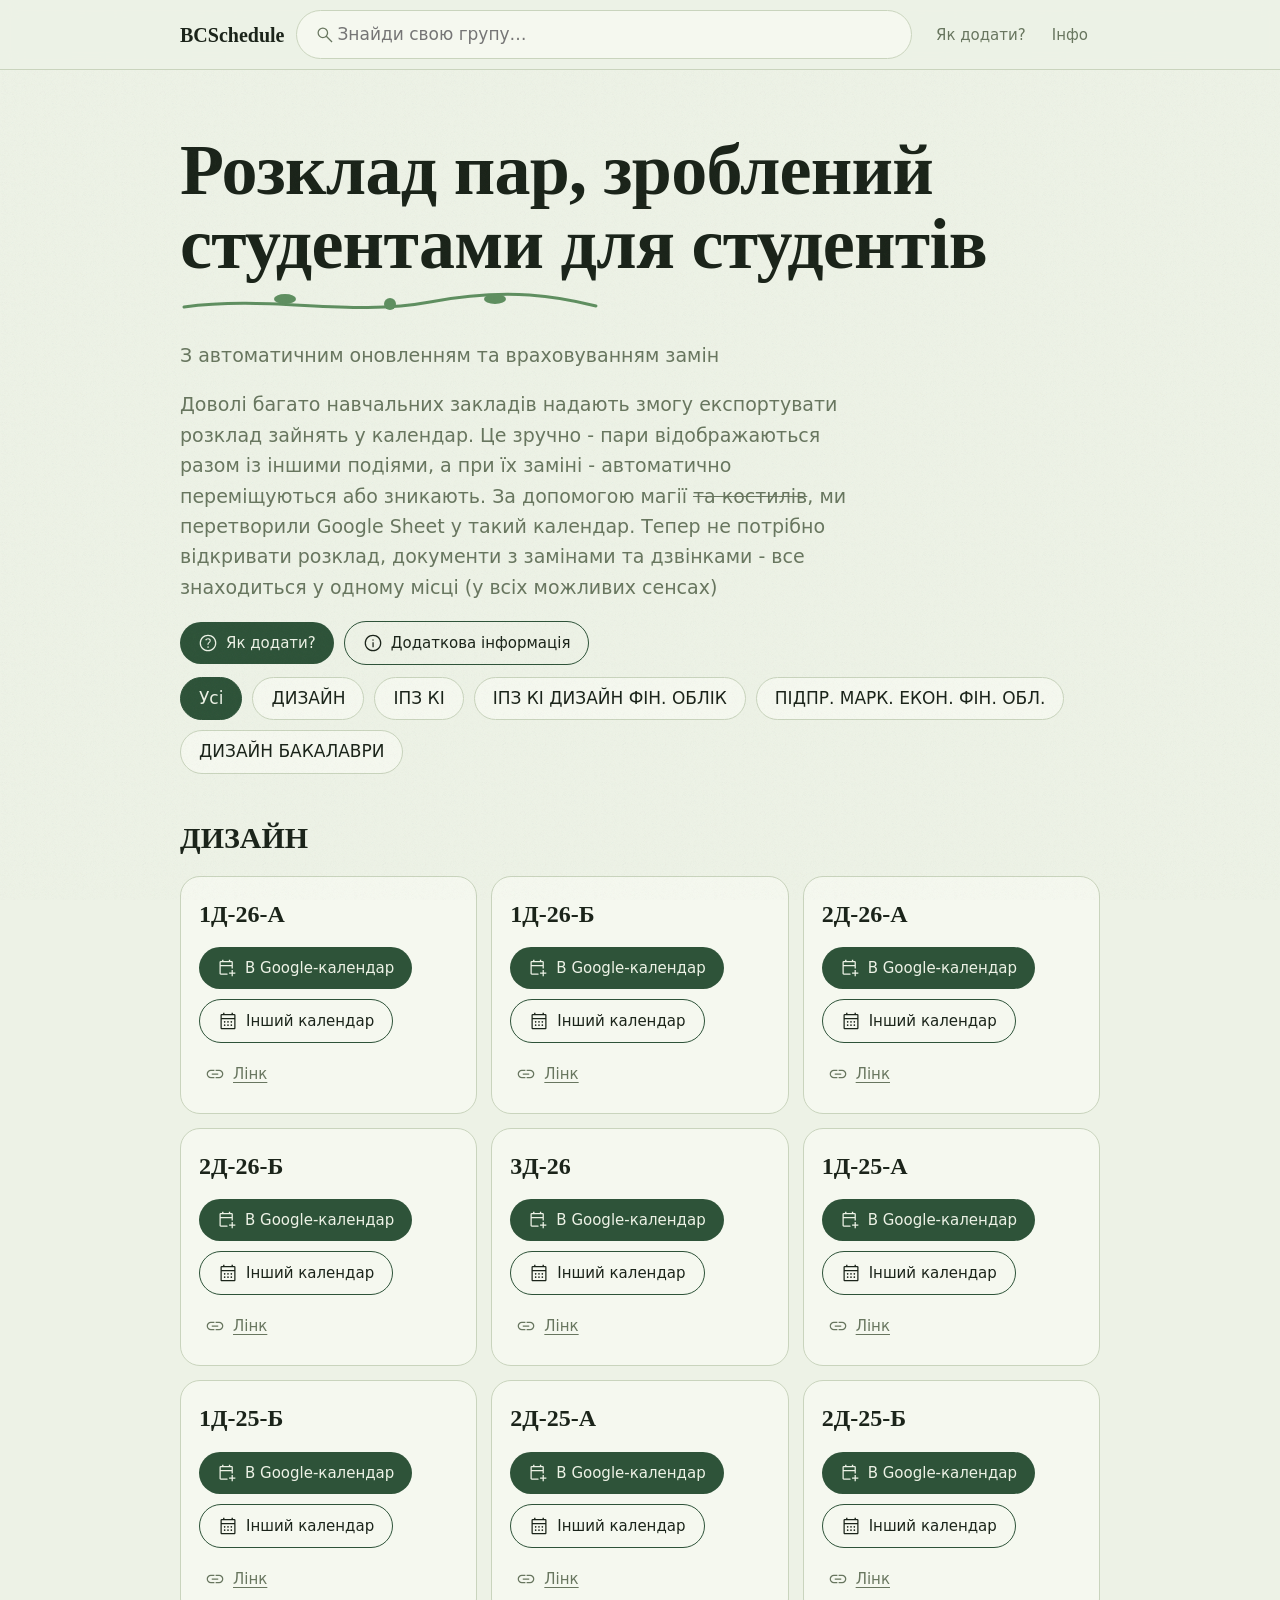
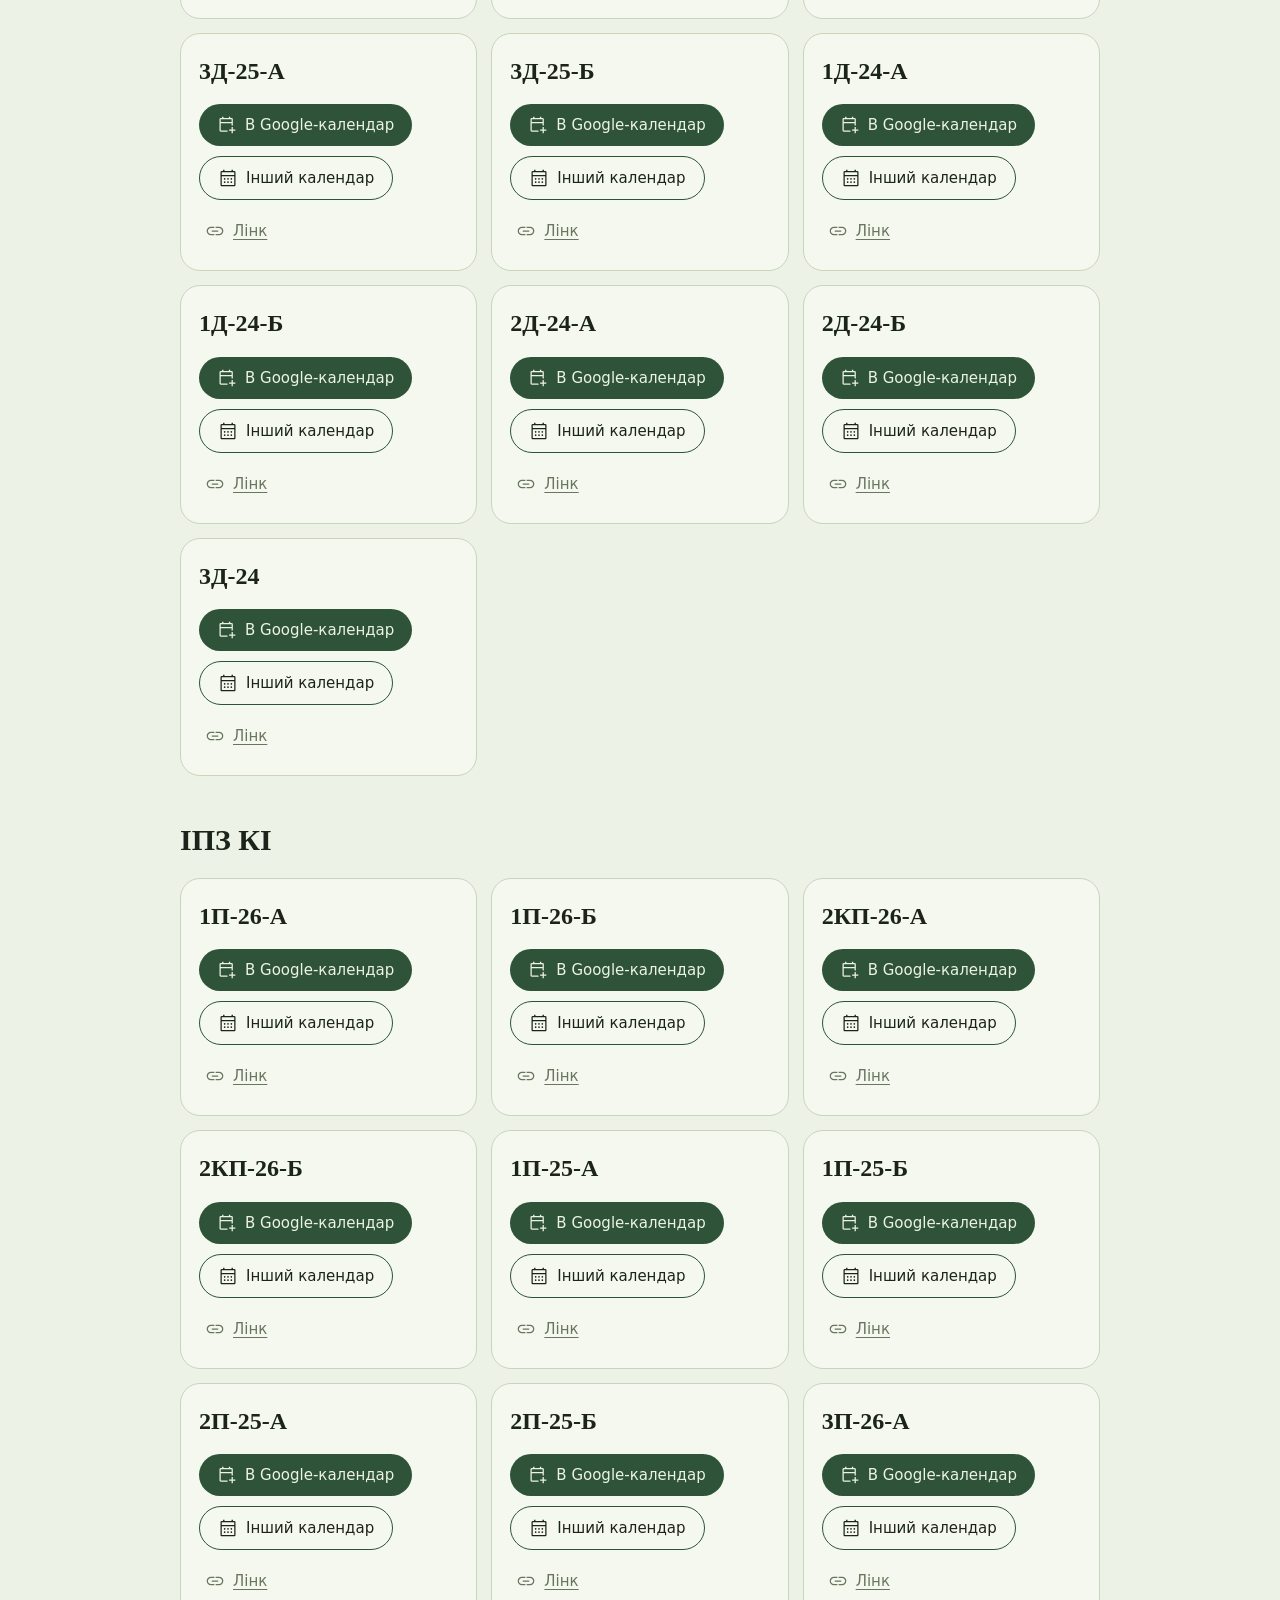
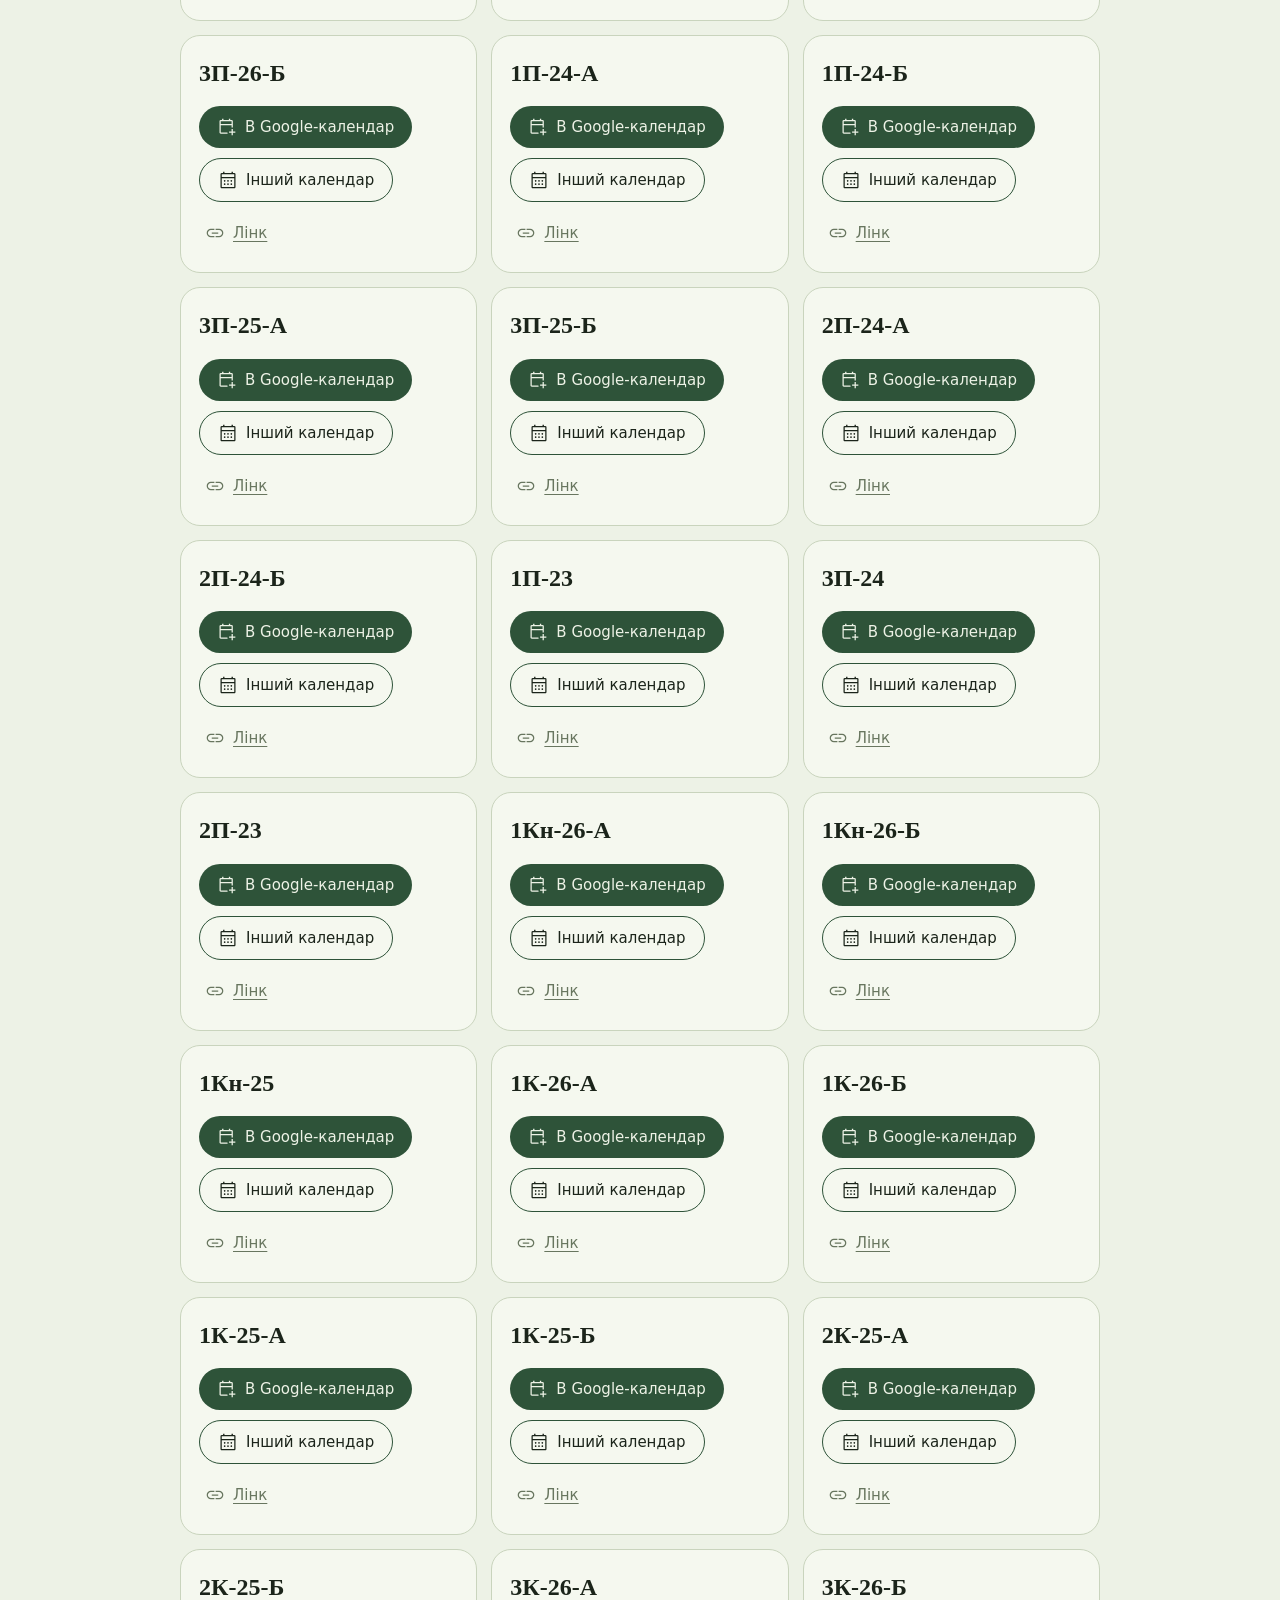
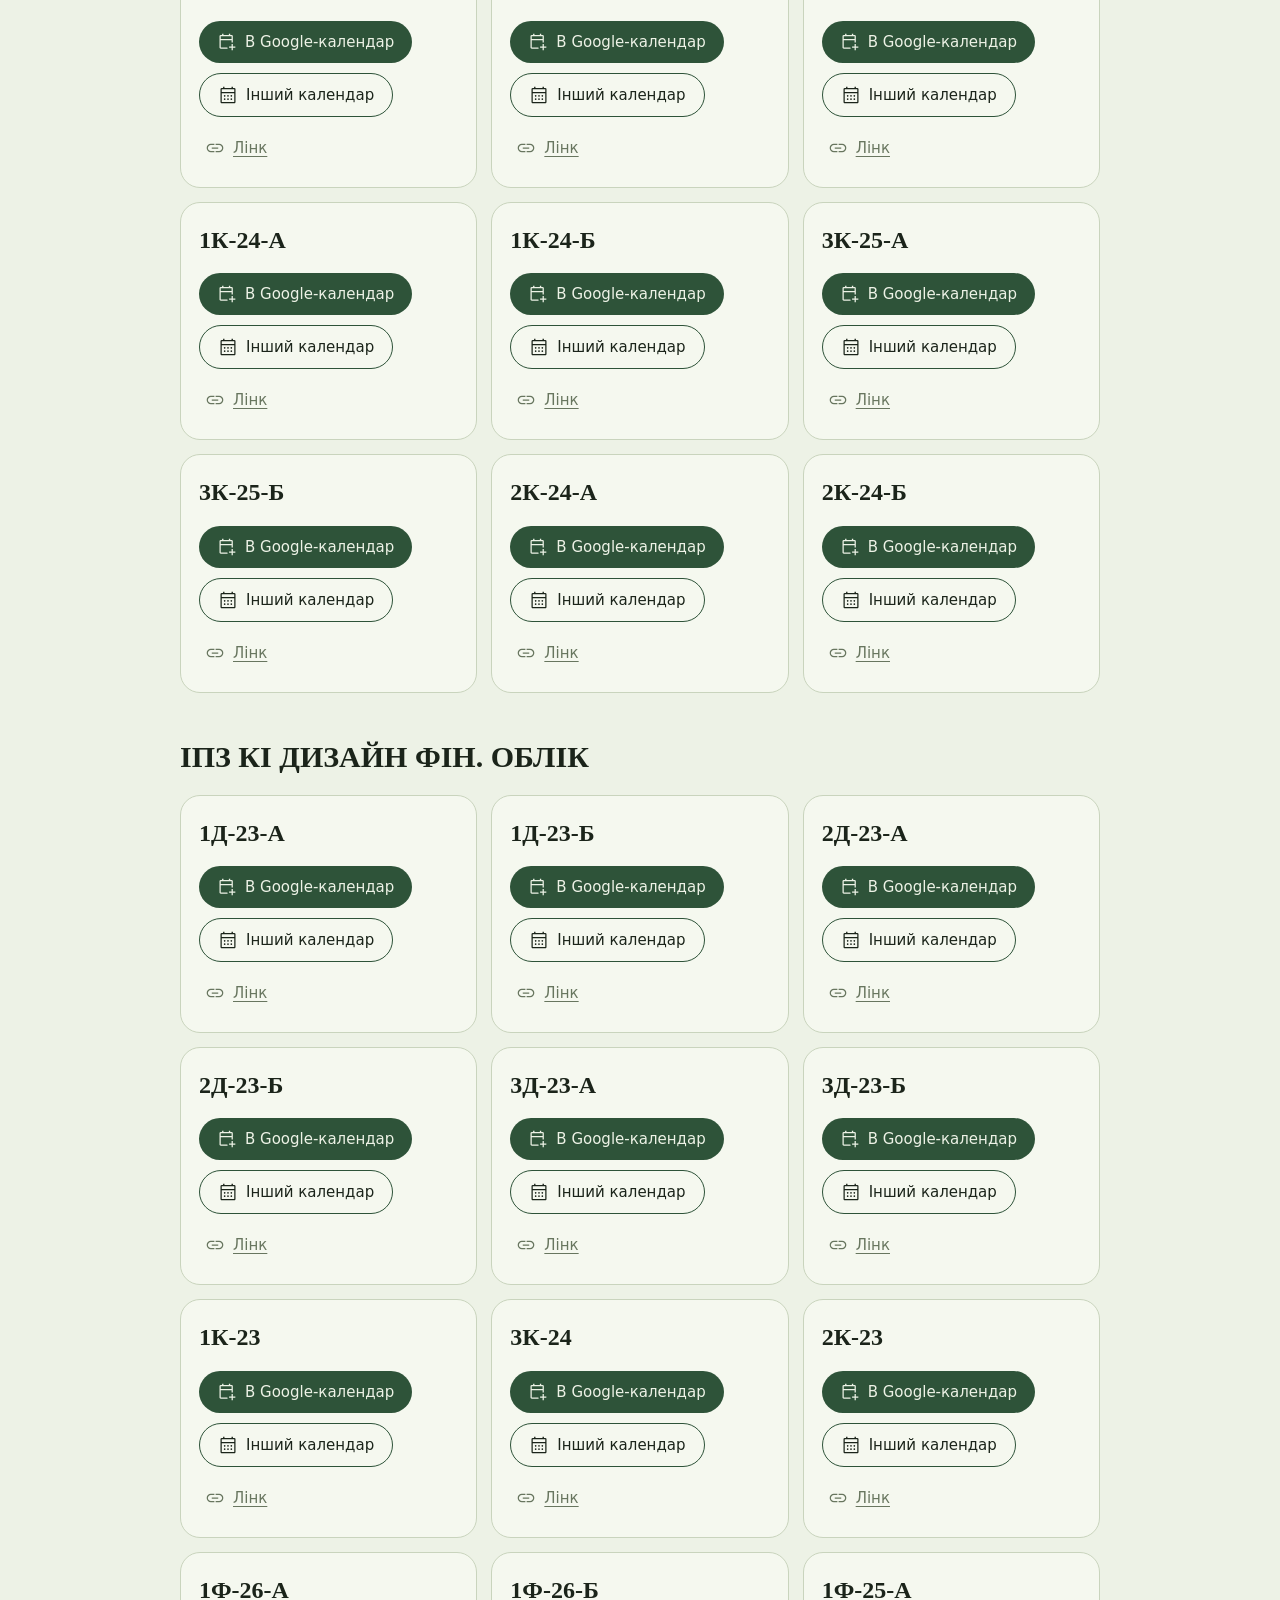
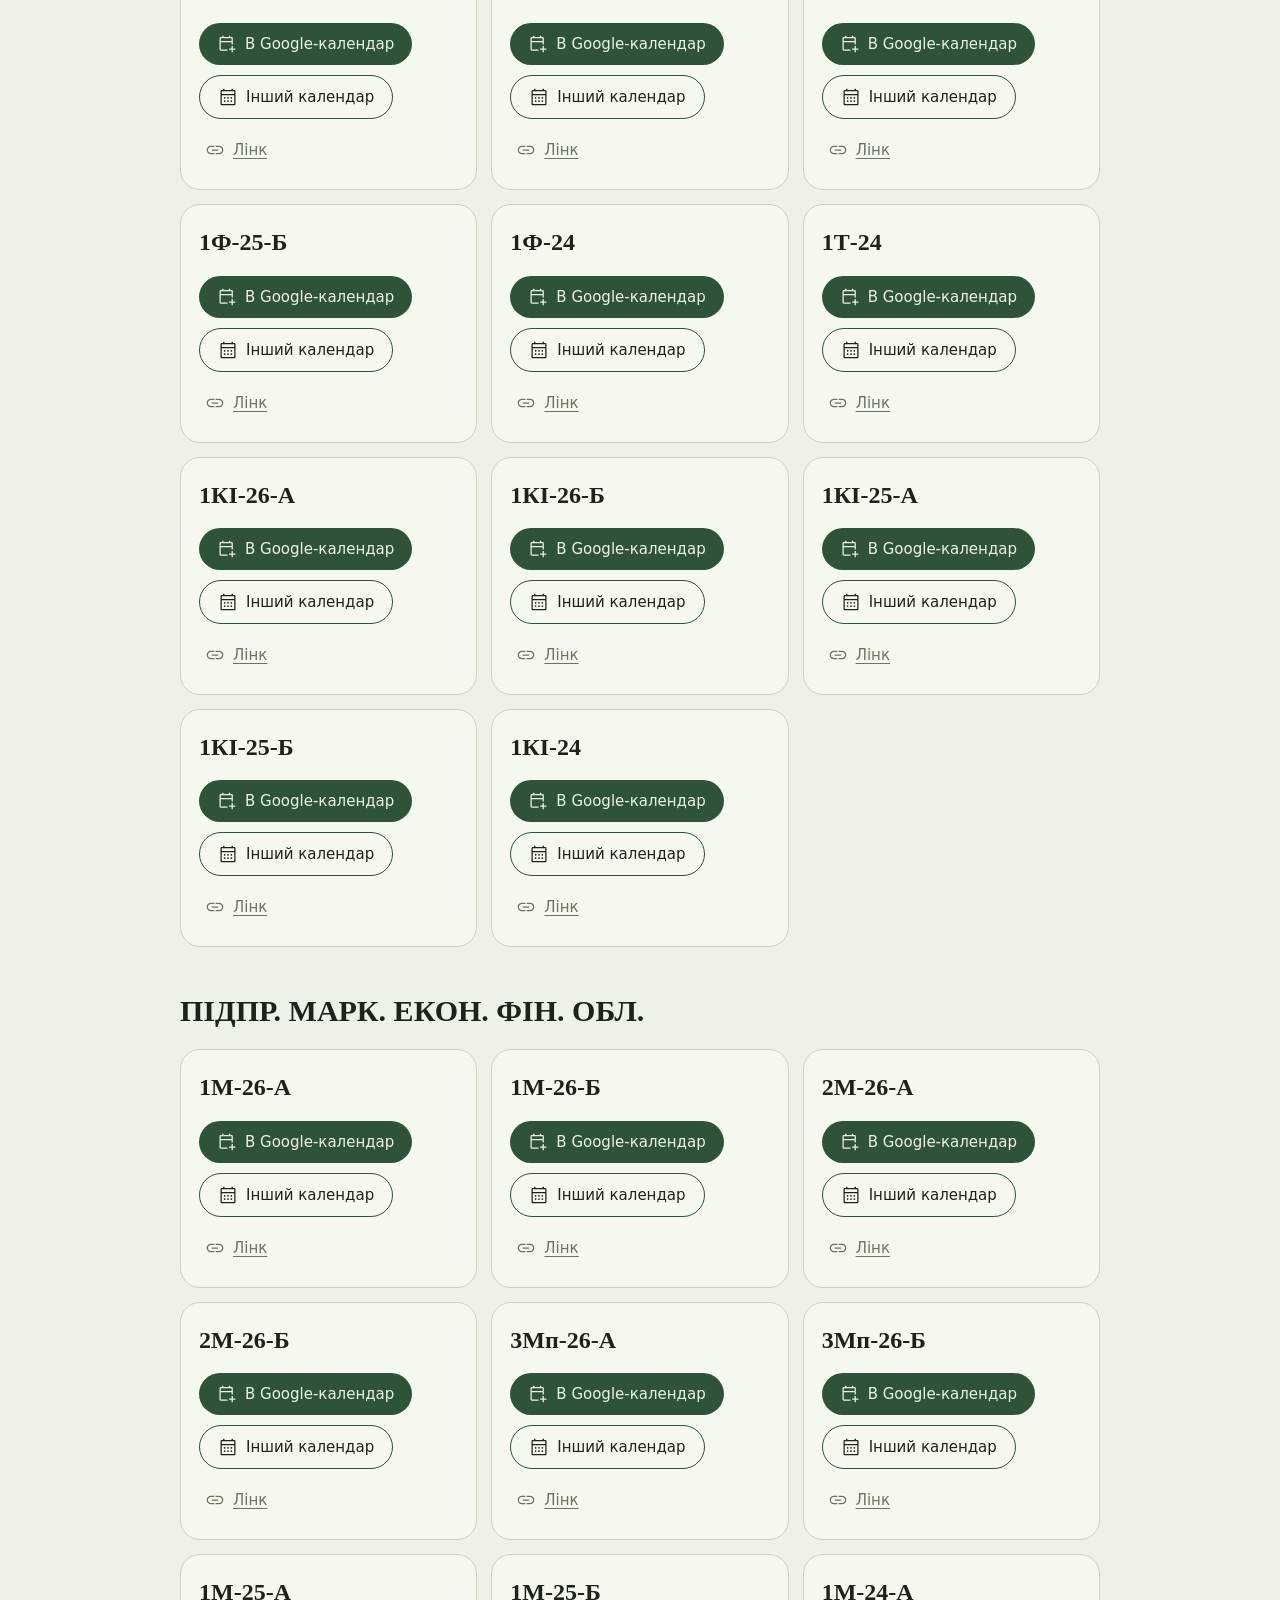
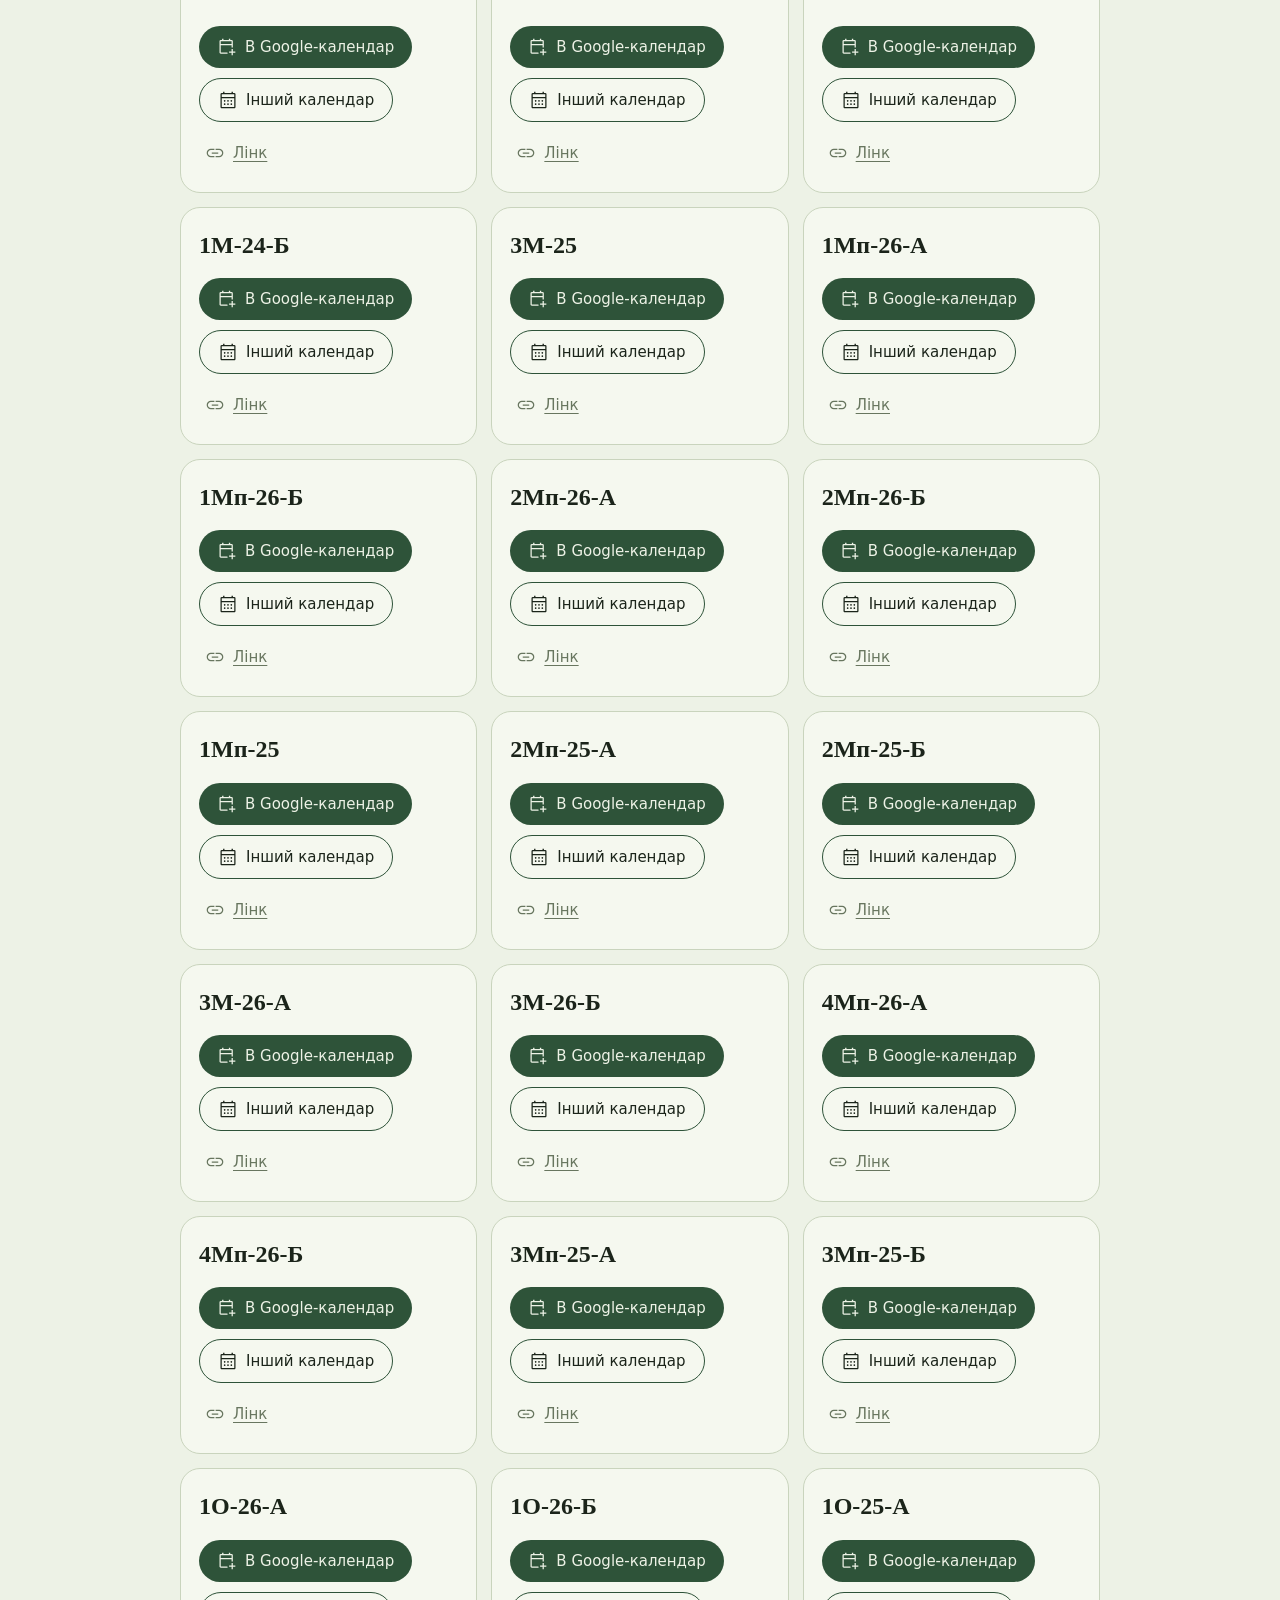
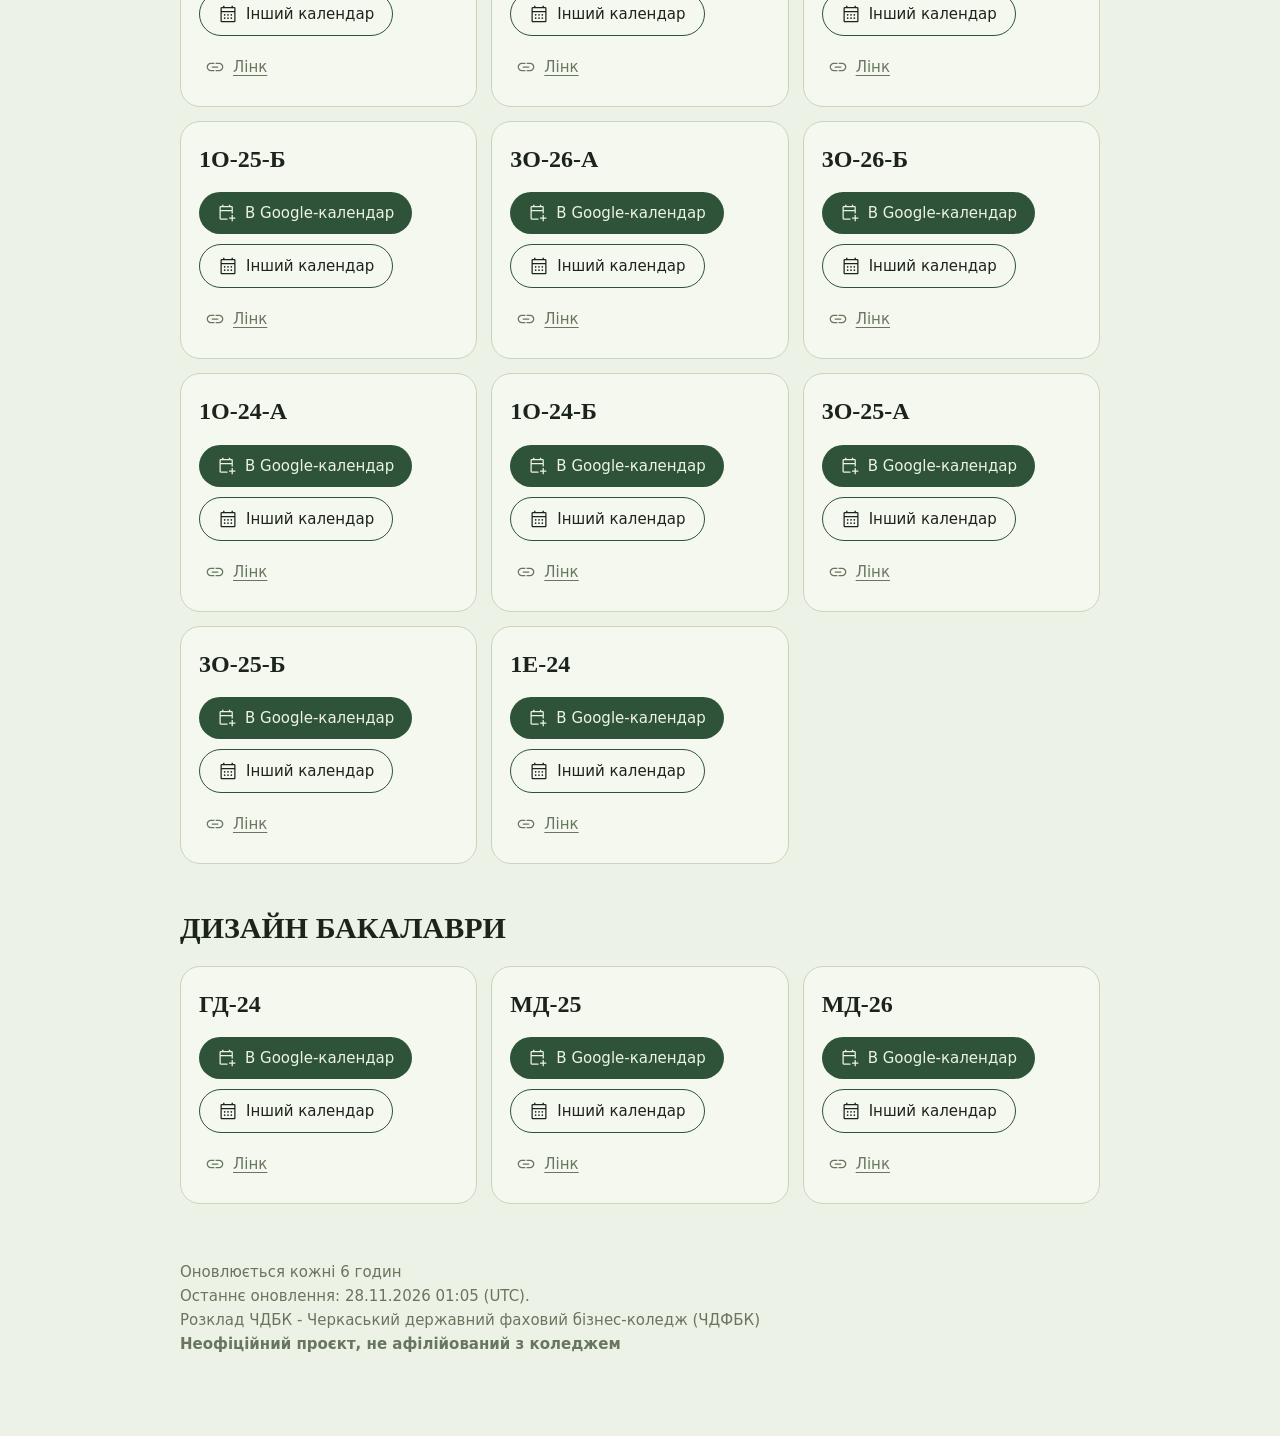
<file: index.html>
<!doctype html><html lang="uk"><head><meta charset="utf-8">
<meta name="viewport" content="width=device-width,initial-scale=1">
<title>BCSchedule</title>
<link rel="icon" type="image/svg+xml" href="favicon.svg">
<meta name="description" content="Неофіційний розклад занять ЧДБК (ЧДФБК) з можливістю додавання у календар">
<meta name="keywords" content="розклад, ЧДБК, ЧДФБК, Черкаський державний фаховий бізнес-коледж, розклад занять, календар, групи, пари">
<meta name="theme-color" content="#edf2e6">
<meta property="og:type" content="website">
<meta property="og:title" content="Неофіційний розклад пар ЧДБК">
<meta property="og:description" content="Обирай групу — пари самі прийдуть у твій календар">
<script data-goatcounter="https://bcschedule.goatcounter.com/count" async src="//gc.zgo.at/count.js"></script>
<meta name="google-site-verification" content="uGk621K82j_O0Twhiou4c1LqOzossy-005O0nijx-Ig" />
<link rel="stylesheet" href="style.css"></head><body><svg aria-hidden="true" style="position:absolute;width:0;height:0;overflow:hidden"><defs><symbol id="i-search" viewBox="0 -960 960 960"><path d="M796-121 533-384q-30 26-70 40.5T378-329q-108 0-183-75t-75-181q0-106 75-181t182-75q106 0 180.5 75T632-585q0 43-14 83t-42 75l264 262-44 44ZM377-389q81 0 138-57.5T572-585q0-81-57-138.5T377-781q-82 0-139.5 57.5T180-585q0 81 57.5 138.5T377-389Z"/></symbol><symbol id="i-help" viewBox="0 -960 960 960"><path d="M511-258q11-11 11-27t-11-27q-11-11-27-11t-27 11q-11 11-11 27t11 27q11 11 27 11t27-11Zm-62-135h59q0-26 6.5-47.5T555-490q31-26 44-51t13-55q0-53-34.5-85T486-713q-49 0-86.5 24.5T345-621l53 20q11-28 33-43.5t52-15.5q34 0 55 18.5t21 47.5q0 22-13 41.5T508-512q-30 26-44.5 51.5T449-393Zm31 313q-82 0-155-31.5t-127.5-86Q143-252 111.5-325T80-480q0-83 31.5-156t86-127Q252-817 325-848.5T480-880q83 0 156 31.5T763-763q54 54 85.5 127T880-480q0 82-31.5 155T763-197.5q-54 54.5-127 86T480-80Zm0-60q142 0 241-99.5T820-480q0-142-99-241t-241-99q-141 0-240.5 99T140-480q0 141 99.5 240.5T480-140Zm0-340Z"/></symbol><symbol id="i-info" viewBox="0 -960 960 960"><path d="M453-280h60v-240h-60v240Zm50.5-323.2q9.5-9.2 9.5-22.8 0-14.45-9.48-24.22-9.48-9.78-23.5-9.78t-23.52 9.78Q447-640.45 447-626q0 13.6 9.48 22.8 9.48 9.2 23.5 9.2t23.52-9.2ZM480.27-80q-82.74 0-155.5-31.5Q252-143 197.5-197.5t-86-127.34Q80-397.68 80-480.5t31.5-155.66Q143-709 197.5-763t127.34-85.5Q397.68-880 480.5-880t155.66 31.5Q709-817 763-763t85.5 127Q880-563 880-480.27q0 82.74-31.5 155.5Q817-252 763-197.68q-54 54.31-127 86Q563-80 480.27-80Zm.23-60Q622-140 721-239.5t99-241Q820-622 721.19-721T480-820q-141 0-240.5 98.81T140-480q0 141 99.5 240.5t241 99.5Zm-.5-340Z"/></symbol><symbol id="i-gcal" viewBox="0 -960 960 960"><path d="M700-80v-120H580v-60h120v-120h60v120h120v60H760v120h-60Zm-520-80q-24 0-42-18t-18-42v-540q0-24 18-42t42-18h65v-60h65v60h260v-60h65v60h65q24 0 42 18t18 42v302q-15-2-30-2t-30 2v-112H180v350h320q0 15 3 30t8 30H180Zm0-470h520v-130H180v130Zm0 0v-130 130Z"/></symbol><symbol id="i-cal" viewBox="0 -960 960 960"><path d="M180-80q-24 0-42-18t-18-42v-620q0-24 18-42t42-18h65v-60h65v60h340v-60h65v60h65q24 0 42 18t18 42v620q0 24-18 42t-42 18H180Zm0-60h600v-430H180v430Zm0-490h600v-130H180v130Zm0 0v-130 130Zm300 230q-17 0-28.5-11.5T440-440q0-17 11.5-28.5T480-480q17 0 28.5 11.5T520-440q0 17-11.5 28.5T480-400Zm-188.5-11.5Q280-423 280-440t11.5-28.5Q303-480 320-480t28.5 11.5Q360-457 360-440t-11.5 28.5Q337-400 320-400t-28.5-11.5ZM640-400q-17 0-28.5-11.5T600-440q0-17 11.5-28.5T640-480q17 0 28.5 11.5T680-440q0 17-11.5 28.5T640-400ZM480-240q-17 0-28.5-11.5T440-280q0-17 11.5-28.5T480-320q17 0 28.5 11.5T520-280q0 17-11.5 28.5T480-240Zm-188.5-11.5Q280-263 280-280t11.5-28.5Q303-320 320-320t28.5 11.5Q360-297 360-280t-11.5 28.5Q337-240 320-240t-28.5-11.5ZM640-240q-17 0-28.5-11.5T600-280q0-17 11.5-28.5T640-320q17 0 28.5 11.5T680-280q0 17-11.5 28.5T640-240Z"/></symbol><symbol id="i-link" viewBox="0 -960 960 960"><path d="M450-280H280q-83 0-141.5-58.5T80-480q0-83 58.5-141.5T280-680h170v60H280q-58.33 0-99.17 40.76-40.83 40.77-40.83 99Q140-422 180.83-381q40.84 41 99.17 41h170v60ZM325-450v-60h310v60H325Zm185 170v-60h170q58.33 0 99.17-40.76 40.83-40.77 40.83-99Q820-538 779.17-579q-40.84-41-99.17-41H510v-60h170q83 0 141.5 58.5T880-480q0 83-58.5 141.5T680-280H510Z"/></symbol></defs></svg><nav class="nav"><div class="nav-in"><a class="brand" href="index.html">BCSchedule</a><div class="search"><svg class="ic"><use href="#i-search"/></svg><input id="q" placeholder="Знайди свою групу…" autocomplete="off"></div><span class="nav-links"><a href="guide.html">Як додати?</a><a href="info.html">Інфо</a></span></div></nav><div class="wrap">
<div class="hero"><h1>Розклад пар, зроблений студентами для студентів</h1>
<svg class="vine" viewBox="0 0 420 34" aria-hidden="true">
<path d="M4 20 C 90 8, 170 30, 250 15 S 380 10, 416 19"/>
<ellipse class="l1" cx="105" cy="12" rx="11" ry="5" transform="rotate(-24 105 12)"/>
<ellipse class="l2" cx="210" cy="17" rx="6" ry="6"/>
<ellipse class="l3" cx="315" cy="12" rx="11" ry="5" transform="rotate(18 315 12)"/>
</svg>
<p class="sub">З автоматичним оновленням та враховуванням замін</p>
<p class="sub">Доволі багато навчальних закладів надають змогу експортувати розклад зайнять у календар. Це зручно - пари відображаються разом із іншими подіями, а при їх заміні - автоматично переміщуються або зникають. За допомогою магії <s>та костилів</s>, ми перетворили Google Sheet у такий календар. Тепер не потрібно відкривати розклад, документи з замінами та дзвінками - все знаходиться у одному місці (у всіх можливих сенсах)</p>
<span class="row"><a class="btn fill" href="guide.html"><svg class="ic"><use href="#i-help"/></svg>Як додати?</a><a class="btn tonal" href="info.html"><svg class="ic"><use href="#i-info"/></svg>Додаткова інформація</a></span></div>
<div class="chips"><button class="chip on" data-s="">Усі</button><button class="chip" data-s="ДИЗАЙН">ДИЗАЙН</button><button class="chip" data-s="ІПЗ   КІ">ІПЗ КІ</button><button class="chip" data-s="ІПЗ   КІ ДИЗАЙН ФІН. ОБЛІК">ІПЗ КІ ДИЗАЙН ФІН. ОБЛІК</button><button class="chip" data-s="ПІДПР.  МАРК.   ЕКОН. ФІН. ОБЛ.">ПІДПР. МАРК. ЕКОН. ФІН. ОБЛ.</button><button class="chip" data-s="ДИЗАЙН БАКАЛАВРИ">ДИЗАЙН БАКАЛАВРИ</button></div>
<div id="secs"><h2>ДИЗАЙН</h2><div class='grid'><div class="card" style="animation-delay:0ms" data-g="1д-26-а" data-s="ДИЗАЙН"><span class="t">1Д-26-А</span><span class="row"><a class="btn fill" href="https://calendar.google.com/calendar/r?cid=https%3A%2F%2Fschdl.eu.cc%2Fcalendars%2F1%25D0%2594-26-%25D0%2590.ics" data-gcal="calendars/1Д-26-А.ics"><svg class="ic"><use href="#i-gcal"/></svg>В Google-календар</a><a class="btn tonal" href="webcal://schdl.eu.cc/calendars/1%D0%94-26-%D0%90.ics" data-sub="calendars/1Д-26-А.ics"><svg class="ic"><use href="#i-cal"/></svg>Інший календар</a><button class="btn out" data-link="calendars/1Д-26-А.ics"><svg class="ic"><use href="#i-link"/></svg>Лінк</button></span></div><div class="card" style="animation-delay:20ms" data-g="1д-26-б" data-s="ДИЗАЙН"><span class="t">1Д-26-Б</span><span class="row"><a class="btn fill" href="https://calendar.google.com/calendar/r?cid=https%3A%2F%2Fschdl.eu.cc%2Fcalendars%2F1%25D0%2594-26-%25D0%2591.ics" data-gcal="calendars/1Д-26-Б.ics"><svg class="ic"><use href="#i-gcal"/></svg>В Google-календар</a><a class="btn tonal" href="webcal://schdl.eu.cc/calendars/1%D0%94-26-%D0%91.ics" data-sub="calendars/1Д-26-Б.ics"><svg class="ic"><use href="#i-cal"/></svg>Інший календар</a><button class="btn out" data-link="calendars/1Д-26-Б.ics"><svg class="ic"><use href="#i-link"/></svg>Лінк</button></span></div><div class="card" style="animation-delay:40ms" data-g="2д-26-а" data-s="ДИЗАЙН"><span class="t">2Д-26-А</span><span class="row"><a class="btn fill" href="https://calendar.google.com/calendar/r?cid=https%3A%2F%2Fschdl.eu.cc%2Fcalendars%2F2%25D0%2594-26-%25D0%2590.ics" data-gcal="calendars/2Д-26-А.ics"><svg class="ic"><use href="#i-gcal"/></svg>В Google-календар</a><a class="btn tonal" href="webcal://schdl.eu.cc/calendars/2%D0%94-26-%D0%90.ics" data-sub="calendars/2Д-26-А.ics"><svg class="ic"><use href="#i-cal"/></svg>Інший календар</a><button class="btn out" data-link="calendars/2Д-26-А.ics"><svg class="ic"><use href="#i-link"/></svg>Лінк</button></span></div><div class="card" style="animation-delay:60ms" data-g="2д-26-б" data-s="ДИЗАЙН"><span class="t">2Д-26-Б</span><span class="row"><a class="btn fill" href="https://calendar.google.com/calendar/r?cid=https%3A%2F%2Fschdl.eu.cc%2Fcalendars%2F2%25D0%2594-26-%25D0%2591.ics" data-gcal="calendars/2Д-26-Б.ics"><svg class="ic"><use href="#i-gcal"/></svg>В Google-календар</a><a class="btn tonal" href="webcal://schdl.eu.cc/calendars/2%D0%94-26-%D0%91.ics" data-sub="calendars/2Д-26-Б.ics"><svg class="ic"><use href="#i-cal"/></svg>Інший календар</a><button class="btn out" data-link="calendars/2Д-26-Б.ics"><svg class="ic"><use href="#i-link"/></svg>Лінк</button></span></div><div class="card" style="animation-delay:80ms" data-g="3д-26" data-s="ДИЗАЙН"><span class="t">3Д-26</span><span class="row"><a class="btn fill" href="https://calendar.google.com/calendar/r?cid=https%3A%2F%2Fschdl.eu.cc%2Fcalendars%2F3%25D0%2594-26.ics" data-gcal="calendars/3Д-26.ics"><svg class="ic"><use href="#i-gcal"/></svg>В Google-календар</a><a class="btn tonal" href="webcal://schdl.eu.cc/calendars/3%D0%94-26.ics" data-sub="calendars/3Д-26.ics"><svg class="ic"><use href="#i-cal"/></svg>Інший календар</a><button class="btn out" data-link="calendars/3Д-26.ics"><svg class="ic"><use href="#i-link"/></svg>Лінк</button></span></div><div class="card" style="animation-delay:100ms" data-g="1д-25-а" data-s="ДИЗАЙН"><span class="t">1Д-25-А</span><span class="row"><a class="btn fill" href="https://calendar.google.com/calendar/r?cid=https%3A%2F%2Fschdl.eu.cc%2Fcalendars%2F1%25D0%2594-25-%25D0%2590.ics" data-gcal="calendars/1Д-25-А.ics"><svg class="ic"><use href="#i-gcal"/></svg>В Google-календар</a><a class="btn tonal" href="webcal://schdl.eu.cc/calendars/1%D0%94-25-%D0%90.ics" data-sub="calendars/1Д-25-А.ics"><svg class="ic"><use href="#i-cal"/></svg>Інший календар</a><button class="btn out" data-link="calendars/1Д-25-А.ics"><svg class="ic"><use href="#i-link"/></svg>Лінк</button></span></div><div class="card" style="animation-delay:120ms" data-g="1д-25-б" data-s="ДИЗАЙН"><span class="t">1Д-25-Б</span><span class="row"><a class="btn fill" href="https://calendar.google.com/calendar/r?cid=https%3A%2F%2Fschdl.eu.cc%2Fcalendars%2F1%25D0%2594-25-%25D0%2591.ics" data-gcal="calendars/1Д-25-Б.ics"><svg class="ic"><use href="#i-gcal"/></svg>В Google-календар</a><a class="btn tonal" href="webcal://schdl.eu.cc/calendars/1%D0%94-25-%D0%91.ics" data-sub="calendars/1Д-25-Б.ics"><svg class="ic"><use href="#i-cal"/></svg>Інший календар</a><button class="btn out" data-link="calendars/1Д-25-Б.ics"><svg class="ic"><use href="#i-link"/></svg>Лінк</button></span></div><div class="card" style="animation-delay:140ms" data-g="2д-25-а" data-s="ДИЗАЙН"><span class="t">2Д-25-А</span><span class="row"><a class="btn fill" href="https://calendar.google.com/calendar/r?cid=https%3A%2F%2Fschdl.eu.cc%2Fcalendars%2F2%25D0%2594-25-%25D0%2590.ics" data-gcal="calendars/2Д-25-А.ics"><svg class="ic"><use href="#i-gcal"/></svg>В Google-календар</a><a class="btn tonal" href="webcal://schdl.eu.cc/calendars/2%D0%94-25-%D0%90.ics" data-sub="calendars/2Д-25-А.ics"><svg class="ic"><use href="#i-cal"/></svg>Інший календар</a><button class="btn out" data-link="calendars/2Д-25-А.ics"><svg class="ic"><use href="#i-link"/></svg>Лінк</button></span></div><div class="card" style="animation-delay:160ms" data-g="2д-25-б" data-s="ДИЗАЙН"><span class="t">2Д-25-Б</span><span class="row"><a class="btn fill" href="https://calendar.google.com/calendar/r?cid=https%3A%2F%2Fschdl.eu.cc%2Fcalendars%2F2%25D0%2594-25-%25D0%2591.ics" data-gcal="calendars/2Д-25-Б.ics"><svg class="ic"><use href="#i-gcal"/></svg>В Google-календар</a><a class="btn tonal" href="webcal://schdl.eu.cc/calendars/2%D0%94-25-%D0%91.ics" data-sub="calendars/2Д-25-Б.ics"><svg class="ic"><use href="#i-cal"/></svg>Інший календар</a><button class="btn out" data-link="calendars/2Д-25-Б.ics"><svg class="ic"><use href="#i-link"/></svg>Лінк</button></span></div><div class="card" style="animation-delay:180ms" data-g="3д-25-а" data-s="ДИЗАЙН"><span class="t">3Д-25-А</span><span class="row"><a class="btn fill" href="https://calendar.google.com/calendar/r?cid=https%3A%2F%2Fschdl.eu.cc%2Fcalendars%2F3%25D0%2594-25-%25D0%2590.ics" data-gcal="calendars/3Д-25-А.ics"><svg class="ic"><use href="#i-gcal"/></svg>В Google-календар</a><a class="btn tonal" href="webcal://schdl.eu.cc/calendars/3%D0%94-25-%D0%90.ics" data-sub="calendars/3Д-25-А.ics"><svg class="ic"><use href="#i-cal"/></svg>Інший календар</a><button class="btn out" data-link="calendars/3Д-25-А.ics"><svg class="ic"><use href="#i-link"/></svg>Лінк</button></span></div><div class="card" style="animation-delay:200ms" data-g="3д-25-б" data-s="ДИЗАЙН"><span class="t">3Д-25-Б</span><span class="row"><a class="btn fill" href="https://calendar.google.com/calendar/r?cid=https%3A%2F%2Fschdl.eu.cc%2Fcalendars%2F3%25D0%2594-25-%25D0%2591.ics" data-gcal="calendars/3Д-25-Б.ics"><svg class="ic"><use href="#i-gcal"/></svg>В Google-календар</a><a class="btn tonal" href="webcal://schdl.eu.cc/calendars/3%D0%94-25-%D0%91.ics" data-sub="calendars/3Д-25-Б.ics"><svg class="ic"><use href="#i-cal"/></svg>Інший календар</a><button class="btn out" data-link="calendars/3Д-25-Б.ics"><svg class="ic"><use href="#i-link"/></svg>Лінк</button></span></div><div class="card" style="animation-delay:220ms" data-g="1д-24-а" data-s="ДИЗАЙН"><span class="t">1Д-24-А</span><span class="row"><a class="btn fill" href="https://calendar.google.com/calendar/r?cid=https%3A%2F%2Fschdl.eu.cc%2Fcalendars%2F1%25D0%2594-24-%25D0%2590.ics" data-gcal="calendars/1Д-24-А.ics"><svg class="ic"><use href="#i-gcal"/></svg>В Google-календар</a><a class="btn tonal" href="webcal://schdl.eu.cc/calendars/1%D0%94-24-%D0%90.ics" data-sub="calendars/1Д-24-А.ics"><svg class="ic"><use href="#i-cal"/></svg>Інший календар</a><button class="btn out" data-link="calendars/1Д-24-А.ics"><svg class="ic"><use href="#i-link"/></svg>Лінк</button></span></div><div class="card" style="animation-delay:240ms" data-g="1д-24-б" data-s="ДИЗАЙН"><span class="t">1Д-24-Б</span><span class="row"><a class="btn fill" href="https://calendar.google.com/calendar/r?cid=https%3A%2F%2Fschdl.eu.cc%2Fcalendars%2F1%25D0%2594-24-%25D0%2591.ics" data-gcal="calendars/1Д-24-Б.ics"><svg class="ic"><use href="#i-gcal"/></svg>В Google-календар</a><a class="btn tonal" href="webcal://schdl.eu.cc/calendars/1%D0%94-24-%D0%91.ics" data-sub="calendars/1Д-24-Б.ics"><svg class="ic"><use href="#i-cal"/></svg>Інший календар</a><button class="btn out" data-link="calendars/1Д-24-Б.ics"><svg class="ic"><use href="#i-link"/></svg>Лінк</button></span></div><div class="card" style="animation-delay:260ms" data-g="2д-24-а" data-s="ДИЗАЙН"><span class="t">2Д-24-А</span><span class="row"><a class="btn fill" href="https://calendar.google.com/calendar/r?cid=https%3A%2F%2Fschdl.eu.cc%2Fcalendars%2F2%25D0%2594-24-%25D0%2590.ics" data-gcal="calendars/2Д-24-А.ics"><svg class="ic"><use href="#i-gcal"/></svg>В Google-календар</a><a class="btn tonal" href="webcal://schdl.eu.cc/calendars/2%D0%94-24-%D0%90.ics" data-sub="calendars/2Д-24-А.ics"><svg class="ic"><use href="#i-cal"/></svg>Інший календар</a><button class="btn out" data-link="calendars/2Д-24-А.ics"><svg class="ic"><use href="#i-link"/></svg>Лінк</button></span></div><div class="card" style="animation-delay:280ms" data-g="2д-24-б" data-s="ДИЗАЙН"><span class="t">2Д-24-Б</span><span class="row"><a class="btn fill" href="https://calendar.google.com/calendar/r?cid=https%3A%2F%2Fschdl.eu.cc%2Fcalendars%2F2%25D0%2594-24-%25D0%2591.ics" data-gcal="calendars/2Д-24-Б.ics"><svg class="ic"><use href="#i-gcal"/></svg>В Google-календар</a><a class="btn tonal" href="webcal://schdl.eu.cc/calendars/2%D0%94-24-%D0%91.ics" data-sub="calendars/2Д-24-Б.ics"><svg class="ic"><use href="#i-cal"/></svg>Інший календар</a><button class="btn out" data-link="calendars/2Д-24-Б.ics"><svg class="ic"><use href="#i-link"/></svg>Лінк</button></span></div><div class="card" style="animation-delay:300ms" data-g="3д-24" data-s="ДИЗАЙН"><span class="t">3Д-24</span><span class="row"><a class="btn fill" href="https://calendar.google.com/calendar/r?cid=https%3A%2F%2Fschdl.eu.cc%2Fcalendars%2F3%25D0%2594-24.ics" data-gcal="calendars/3Д-24.ics"><svg class="ic"><use href="#i-gcal"/></svg>В Google-календар</a><a class="btn tonal" href="webcal://schdl.eu.cc/calendars/3%D0%94-24.ics" data-sub="calendars/3Д-24.ics"><svg class="ic"><use href="#i-cal"/></svg>Інший календар</a><button class="btn out" data-link="calendars/3Д-24.ics"><svg class="ic"><use href="#i-link"/></svg>Лінк</button></span></div></div><h2>ІПЗ КІ</h2><div class='grid'><div class="card" style="animation-delay:0ms" data-g="1п-26-а" data-s="ІПЗ   КІ"><span class="t">1П-26-А</span><span class="row"><a class="btn fill" href="https://calendar.google.com/calendar/r?cid=https%3A%2F%2Fschdl.eu.cc%2Fcalendars%2F1%25D0%259F-26-%25D0%2590.ics" data-gcal="calendars/1П-26-А.ics"><svg class="ic"><use href="#i-gcal"/></svg>В Google-календар</a><a class="btn tonal" href="webcal://schdl.eu.cc/calendars/1%D0%9F-26-%D0%90.ics" data-sub="calendars/1П-26-А.ics"><svg class="ic"><use href="#i-cal"/></svg>Інший календар</a><button class="btn out" data-link="calendars/1П-26-А.ics"><svg class="ic"><use href="#i-link"/></svg>Лінк</button></span></div><div class="card" style="animation-delay:20ms" data-g="1п-26-б" data-s="ІПЗ   КІ"><span class="t">1П-26-Б</span><span class="row"><a class="btn fill" href="https://calendar.google.com/calendar/r?cid=https%3A%2F%2Fschdl.eu.cc%2Fcalendars%2F1%25D0%259F-26-%25D0%2591.ics" data-gcal="calendars/1П-26-Б.ics"><svg class="ic"><use href="#i-gcal"/></svg>В Google-календар</a><a class="btn tonal" href="webcal://schdl.eu.cc/calendars/1%D0%9F-26-%D0%91.ics" data-sub="calendars/1П-26-Б.ics"><svg class="ic"><use href="#i-cal"/></svg>Інший календар</a><button class="btn out" data-link="calendars/1П-26-Б.ics"><svg class="ic"><use href="#i-link"/></svg>Лінк</button></span></div><div class="card" style="animation-delay:40ms" data-g="2кп-26-а" data-s="ІПЗ   КІ"><span class="t">2КП-26-А</span><span class="row"><a class="btn fill" href="https://calendar.google.com/calendar/r?cid=https%3A%2F%2Fschdl.eu.cc%2Fcalendars%2F2%25D0%259A%25D0%259F-26-%25D0%2590.ics" data-gcal="calendars/2КП-26-А.ics"><svg class="ic"><use href="#i-gcal"/></svg>В Google-календар</a><a class="btn tonal" href="webcal://schdl.eu.cc/calendars/2%D0%9A%D0%9F-26-%D0%90.ics" data-sub="calendars/2КП-26-А.ics"><svg class="ic"><use href="#i-cal"/></svg>Інший календар</a><button class="btn out" data-link="calendars/2КП-26-А.ics"><svg class="ic"><use href="#i-link"/></svg>Лінк</button></span></div><div class="card" style="animation-delay:60ms" data-g="2кп-26-б" data-s="ІПЗ   КІ"><span class="t">2КП-26-Б</span><span class="row"><a class="btn fill" href="https://calendar.google.com/calendar/r?cid=https%3A%2F%2Fschdl.eu.cc%2Fcalendars%2F2%25D0%259A%25D0%259F-26-%25D0%2591.ics" data-gcal="calendars/2КП-26-Б.ics"><svg class="ic"><use href="#i-gcal"/></svg>В Google-календар</a><a class="btn tonal" href="webcal://schdl.eu.cc/calendars/2%D0%9A%D0%9F-26-%D0%91.ics" data-sub="calendars/2КП-26-Б.ics"><svg class="ic"><use href="#i-cal"/></svg>Інший календар</a><button class="btn out" data-link="calendars/2КП-26-Б.ics"><svg class="ic"><use href="#i-link"/></svg>Лінк</button></span></div><div class="card" style="animation-delay:80ms" data-g="1п-25-а" data-s="ІПЗ   КІ"><span class="t">1П-25-А</span><span class="row"><a class="btn fill" href="https://calendar.google.com/calendar/r?cid=https%3A%2F%2Fschdl.eu.cc%2Fcalendars%2F1%25D0%259F-25-%25D0%2590.ics" data-gcal="calendars/1П-25-А.ics"><svg class="ic"><use href="#i-gcal"/></svg>В Google-календар</a><a class="btn tonal" href="webcal://schdl.eu.cc/calendars/1%D0%9F-25-%D0%90.ics" data-sub="calendars/1П-25-А.ics"><svg class="ic"><use href="#i-cal"/></svg>Інший календар</a><button class="btn out" data-link="calendars/1П-25-А.ics"><svg class="ic"><use href="#i-link"/></svg>Лінк</button></span></div><div class="card" style="animation-delay:100ms" data-g="1п-25-б" data-s="ІПЗ   КІ"><span class="t">1П-25-Б</span><span class="row"><a class="btn fill" href="https://calendar.google.com/calendar/r?cid=https%3A%2F%2Fschdl.eu.cc%2Fcalendars%2F1%25D0%259F-25-%25D0%2591.ics" data-gcal="calendars/1П-25-Б.ics"><svg class="ic"><use href="#i-gcal"/></svg>В Google-календар</a><a class="btn tonal" href="webcal://schdl.eu.cc/calendars/1%D0%9F-25-%D0%91.ics" data-sub="calendars/1П-25-Б.ics"><svg class="ic"><use href="#i-cal"/></svg>Інший календар</a><button class="btn out" data-link="calendars/1П-25-Б.ics"><svg class="ic"><use href="#i-link"/></svg>Лінк</button></span></div><div class="card" style="animation-delay:120ms" data-g="2п-25-а" data-s="ІПЗ   КІ"><span class="t">2П-25-А</span><span class="row"><a class="btn fill" href="https://calendar.google.com/calendar/r?cid=https%3A%2F%2Fschdl.eu.cc%2Fcalendars%2F2%25D0%259F-25-%25D0%2590.ics" data-gcal="calendars/2П-25-А.ics"><svg class="ic"><use href="#i-gcal"/></svg>В Google-календар</a><a class="btn tonal" href="webcal://schdl.eu.cc/calendars/2%D0%9F-25-%D0%90.ics" data-sub="calendars/2П-25-А.ics"><svg class="ic"><use href="#i-cal"/></svg>Інший календар</a><button class="btn out" data-link="calendars/2П-25-А.ics"><svg class="ic"><use href="#i-link"/></svg>Лінк</button></span></div><div class="card" style="animation-delay:140ms" data-g="2п-25-б" data-s="ІПЗ   КІ"><span class="t">2П-25-Б</span><span class="row"><a class="btn fill" href="https://calendar.google.com/calendar/r?cid=https%3A%2F%2Fschdl.eu.cc%2Fcalendars%2F2%25D0%259F-25-%25D0%2591.ics" data-gcal="calendars/2П-25-Б.ics"><svg class="ic"><use href="#i-gcal"/></svg>В Google-календар</a><a class="btn tonal" href="webcal://schdl.eu.cc/calendars/2%D0%9F-25-%D0%91.ics" data-sub="calendars/2П-25-Б.ics"><svg class="ic"><use href="#i-cal"/></svg>Інший календар</a><button class="btn out" data-link="calendars/2П-25-Б.ics"><svg class="ic"><use href="#i-link"/></svg>Лінк</button></span></div><div class="card" style="animation-delay:160ms" data-g="3п-26-а" data-s="ІПЗ   КІ"><span class="t">3П-26-А</span><span class="row"><a class="btn fill" href="https://calendar.google.com/calendar/r?cid=https%3A%2F%2Fschdl.eu.cc%2Fcalendars%2F3%25D0%259F-26-%25D0%2590.ics" data-gcal="calendars/3П-26-А.ics"><svg class="ic"><use href="#i-gcal"/></svg>В Google-календар</a><a class="btn tonal" href="webcal://schdl.eu.cc/calendars/3%D0%9F-26-%D0%90.ics" data-sub="calendars/3П-26-А.ics"><svg class="ic"><use href="#i-cal"/></svg>Інший календар</a><button class="btn out" data-link="calendars/3П-26-А.ics"><svg class="ic"><use href="#i-link"/></svg>Лінк</button></span></div><div class="card" style="animation-delay:180ms" data-g="3п-26-б" data-s="ІПЗ   КІ"><span class="t">3П-26-Б</span><span class="row"><a class="btn fill" href="https://calendar.google.com/calendar/r?cid=https%3A%2F%2Fschdl.eu.cc%2Fcalendars%2F3%25D0%259F-26-%25D0%2591.ics" data-gcal="calendars/3П-26-Б.ics"><svg class="ic"><use href="#i-gcal"/></svg>В Google-календар</a><a class="btn tonal" href="webcal://schdl.eu.cc/calendars/3%D0%9F-26-%D0%91.ics" data-sub="calendars/3П-26-Б.ics"><svg class="ic"><use href="#i-cal"/></svg>Інший календар</a><button class="btn out" data-link="calendars/3П-26-Б.ics"><svg class="ic"><use href="#i-link"/></svg>Лінк</button></span></div><div class="card" style="animation-delay:200ms" data-g="1п-24-а" data-s="ІПЗ   КІ"><span class="t">1П-24-А</span><span class="row"><a class="btn fill" href="https://calendar.google.com/calendar/r?cid=https%3A%2F%2Fschdl.eu.cc%2Fcalendars%2F1%25D0%259F-24-%25D0%2590.ics" data-gcal="calendars/1П-24-А.ics"><svg class="ic"><use href="#i-gcal"/></svg>В Google-календар</a><a class="btn tonal" href="webcal://schdl.eu.cc/calendars/1%D0%9F-24-%D0%90.ics" data-sub="calendars/1П-24-А.ics"><svg class="ic"><use href="#i-cal"/></svg>Інший календар</a><button class="btn out" data-link="calendars/1П-24-А.ics"><svg class="ic"><use href="#i-link"/></svg>Лінк</button></span></div><div class="card" style="animation-delay:220ms" data-g="1п-24-б" data-s="ІПЗ   КІ"><span class="t">1П-24-Б</span><span class="row"><a class="btn fill" href="https://calendar.google.com/calendar/r?cid=https%3A%2F%2Fschdl.eu.cc%2Fcalendars%2F1%25D0%259F-24-%25D0%2591.ics" data-gcal="calendars/1П-24-Б.ics"><svg class="ic"><use href="#i-gcal"/></svg>В Google-календар</a><a class="btn tonal" href="webcal://schdl.eu.cc/calendars/1%D0%9F-24-%D0%91.ics" data-sub="calendars/1П-24-Б.ics"><svg class="ic"><use href="#i-cal"/></svg>Інший календар</a><button class="btn out" data-link="calendars/1П-24-Б.ics"><svg class="ic"><use href="#i-link"/></svg>Лінк</button></span></div><div class="card" style="animation-delay:240ms" data-g="3п-25-а" data-s="ІПЗ   КІ"><span class="t">3П-25-А</span><span class="row"><a class="btn fill" href="https://calendar.google.com/calendar/r?cid=https%3A%2F%2Fschdl.eu.cc%2Fcalendars%2F3%25D0%259F-25-%25D0%2590.ics" data-gcal="calendars/3П-25-А.ics"><svg class="ic"><use href="#i-gcal"/></svg>В Google-календар</a><a class="btn tonal" href="webcal://schdl.eu.cc/calendars/3%D0%9F-25-%D0%90.ics" data-sub="calendars/3П-25-А.ics"><svg class="ic"><use href="#i-cal"/></svg>Інший календар</a><button class="btn out" data-link="calendars/3П-25-А.ics"><svg class="ic"><use href="#i-link"/></svg>Лінк</button></span></div><div class="card" style="animation-delay:260ms" data-g="3п-25-б" data-s="ІПЗ   КІ"><span class="t">3П-25-Б</span><span class="row"><a class="btn fill" href="https://calendar.google.com/calendar/r?cid=https%3A%2F%2Fschdl.eu.cc%2Fcalendars%2F3%25D0%259F-25-%25D0%2591.ics" data-gcal="calendars/3П-25-Б.ics"><svg class="ic"><use href="#i-gcal"/></svg>В Google-календар</a><a class="btn tonal" href="webcal://schdl.eu.cc/calendars/3%D0%9F-25-%D0%91.ics" data-sub="calendars/3П-25-Б.ics"><svg class="ic"><use href="#i-cal"/></svg>Інший календар</a><button class="btn out" data-link="calendars/3П-25-Б.ics"><svg class="ic"><use href="#i-link"/></svg>Лінк</button></span></div><div class="card" style="animation-delay:280ms" data-g="2п-24-а" data-s="ІПЗ   КІ"><span class="t">2П-24-А</span><span class="row"><a class="btn fill" href="https://calendar.google.com/calendar/r?cid=https%3A%2F%2Fschdl.eu.cc%2Fcalendars%2F2%25D0%259F-24-%25D0%2590.ics" data-gcal="calendars/2П-24-А.ics"><svg class="ic"><use href="#i-gcal"/></svg>В Google-календар</a><a class="btn tonal" href="webcal://schdl.eu.cc/calendars/2%D0%9F-24-%D0%90.ics" data-sub="calendars/2П-24-А.ics"><svg class="ic"><use href="#i-cal"/></svg>Інший календар</a><button class="btn out" data-link="calendars/2П-24-А.ics"><svg class="ic"><use href="#i-link"/></svg>Лінк</button></span></div><div class="card" style="animation-delay:300ms" data-g="2п-24-б" data-s="ІПЗ   КІ"><span class="t">2П-24-Б</span><span class="row"><a class="btn fill" href="https://calendar.google.com/calendar/r?cid=https%3A%2F%2Fschdl.eu.cc%2Fcalendars%2F2%25D0%259F-24-%25D0%2591.ics" data-gcal="calendars/2П-24-Б.ics"><svg class="ic"><use href="#i-gcal"/></svg>В Google-календар</a><a class="btn tonal" href="webcal://schdl.eu.cc/calendars/2%D0%9F-24-%D0%91.ics" data-sub="calendars/2П-24-Б.ics"><svg class="ic"><use href="#i-cal"/></svg>Інший календар</a><button class="btn out" data-link="calendars/2П-24-Б.ics"><svg class="ic"><use href="#i-link"/></svg>Лінк</button></span></div><div class="card" style="animation-delay:320ms" data-g="1п-23" data-s="ІПЗ   КІ"><span class="t">1П-23</span><span class="row"><a class="btn fill" href="https://calendar.google.com/calendar/r?cid=https%3A%2F%2Fschdl.eu.cc%2Fcalendars%2F1%25D0%259F-23.ics" data-gcal="calendars/1П-23.ics"><svg class="ic"><use href="#i-gcal"/></svg>В Google-календар</a><a class="btn tonal" href="webcal://schdl.eu.cc/calendars/1%D0%9F-23.ics" data-sub="calendars/1П-23.ics"><svg class="ic"><use href="#i-cal"/></svg>Інший календар</a><button class="btn out" data-link="calendars/1П-23.ics"><svg class="ic"><use href="#i-link"/></svg>Лінк</button></span></div><div class="card" style="animation-delay:340ms" data-g="3п-24" data-s="ІПЗ   КІ"><span class="t">3П-24</span><span class="row"><a class="btn fill" href="https://calendar.google.com/calendar/r?cid=https%3A%2F%2Fschdl.eu.cc%2Fcalendars%2F3%25D0%259F-24.ics" data-gcal="calendars/3П-24.ics"><svg class="ic"><use href="#i-gcal"/></svg>В Google-календар</a><a class="btn tonal" href="webcal://schdl.eu.cc/calendars/3%D0%9F-24.ics" data-sub="calendars/3П-24.ics"><svg class="ic"><use href="#i-cal"/></svg>Інший календар</a><button class="btn out" data-link="calendars/3П-24.ics"><svg class="ic"><use href="#i-link"/></svg>Лінк</button></span></div><div class="card" style="animation-delay:360ms" data-g="2п-23" data-s="ІПЗ   КІ"><span class="t">2П-23</span><span class="row"><a class="btn fill" href="https://calendar.google.com/calendar/r?cid=https%3A%2F%2Fschdl.eu.cc%2Fcalendars%2F2%25D0%259F-23.ics" data-gcal="calendars/2П-23.ics"><svg class="ic"><use href="#i-gcal"/></svg>В Google-календар</a><a class="btn tonal" href="webcal://schdl.eu.cc/calendars/2%D0%9F-23.ics" data-sub="calendars/2П-23.ics"><svg class="ic"><use href="#i-cal"/></svg>Інший календар</a><button class="btn out" data-link="calendars/2П-23.ics"><svg class="ic"><use href="#i-link"/></svg>Лінк</button></span></div><div class="card" style="animation-delay:380ms" data-g="1кн-26-а" data-s="ІПЗ   КІ"><span class="t">1Кн-26-А</span><span class="row"><a class="btn fill" href="https://calendar.google.com/calendar/r?cid=https%3A%2F%2Fschdl.eu.cc%2Fcalendars%2F1%25D0%259A%25D0%25BD-26-%25D0%2590.ics" data-gcal="calendars/1Кн-26-А.ics"><svg class="ic"><use href="#i-gcal"/></svg>В Google-календар</a><a class="btn tonal" href="webcal://schdl.eu.cc/calendars/1%D0%9A%D0%BD-26-%D0%90.ics" data-sub="calendars/1Кн-26-А.ics"><svg class="ic"><use href="#i-cal"/></svg>Інший календар</a><button class="btn out" data-link="calendars/1Кн-26-А.ics"><svg class="ic"><use href="#i-link"/></svg>Лінк</button></span></div><div class="card" style="animation-delay:400ms" data-g="1кн-26-б" data-s="ІПЗ   КІ"><span class="t">1Кн-26-Б</span><span class="row"><a class="btn fill" href="https://calendar.google.com/calendar/r?cid=https%3A%2F%2Fschdl.eu.cc%2Fcalendars%2F1%25D0%259A%25D0%25BD-26-%25D0%2591.ics" data-gcal="calendars/1Кн-26-Б.ics"><svg class="ic"><use href="#i-gcal"/></svg>В Google-календар</a><a class="btn tonal" href="webcal://schdl.eu.cc/calendars/1%D0%9A%D0%BD-26-%D0%91.ics" data-sub="calendars/1Кн-26-Б.ics"><svg class="ic"><use href="#i-cal"/></svg>Інший календар</a><button class="btn out" data-link="calendars/1Кн-26-Б.ics"><svg class="ic"><use href="#i-link"/></svg>Лінк</button></span></div><div class="card" style="animation-delay:400ms" data-g="1кн-25" data-s="ІПЗ   КІ"><span class="t">1Кн-25</span><span class="row"><a class="btn fill" href="https://calendar.google.com/calendar/r?cid=https%3A%2F%2Fschdl.eu.cc%2Fcalendars%2F1%25D0%259A%25D0%25BD-25.ics" data-gcal="calendars/1Кн-25.ics"><svg class="ic"><use href="#i-gcal"/></svg>В Google-календар</a><a class="btn tonal" href="webcal://schdl.eu.cc/calendars/1%D0%9A%D0%BD-25.ics" data-sub="calendars/1Кн-25.ics"><svg class="ic"><use href="#i-cal"/></svg>Інший календар</a><button class="btn out" data-link="calendars/1Кн-25.ics"><svg class="ic"><use href="#i-link"/></svg>Лінк</button></span></div><div class="card" style="animation-delay:400ms" data-g="1к-26-а" data-s="ІПЗ   КІ"><span class="t">1К-26-А</span><span class="row"><a class="btn fill" href="https://calendar.google.com/calendar/r?cid=https%3A%2F%2Fschdl.eu.cc%2Fcalendars%2F1%25D0%259A-26-%25D0%2590.ics" data-gcal="calendars/1К-26-А.ics"><svg class="ic"><use href="#i-gcal"/></svg>В Google-календар</a><a class="btn tonal" href="webcal://schdl.eu.cc/calendars/1%D0%9A-26-%D0%90.ics" data-sub="calendars/1К-26-А.ics"><svg class="ic"><use href="#i-cal"/></svg>Інший календар</a><button class="btn out" data-link="calendars/1К-26-А.ics"><svg class="ic"><use href="#i-link"/></svg>Лінк</button></span></div><div class="card" style="animation-delay:400ms" data-g="1к-26-б" data-s="ІПЗ   КІ"><span class="t">1К-26-Б</span><span class="row"><a class="btn fill" href="https://calendar.google.com/calendar/r?cid=https%3A%2F%2Fschdl.eu.cc%2Fcalendars%2F1%25D0%259A-26-%25D0%2591.ics" data-gcal="calendars/1К-26-Б.ics"><svg class="ic"><use href="#i-gcal"/></svg>В Google-календар</a><a class="btn tonal" href="webcal://schdl.eu.cc/calendars/1%D0%9A-26-%D0%91.ics" data-sub="calendars/1К-26-Б.ics"><svg class="ic"><use href="#i-cal"/></svg>Інший календар</a><button class="btn out" data-link="calendars/1К-26-Б.ics"><svg class="ic"><use href="#i-link"/></svg>Лінк</button></span></div><div class="card" style="animation-delay:400ms" data-g="1к-25-а" data-s="ІПЗ   КІ"><span class="t">1К-25-А</span><span class="row"><a class="btn fill" href="https://calendar.google.com/calendar/r?cid=https%3A%2F%2Fschdl.eu.cc%2Fcalendars%2F1%25D0%259A-25-%25D0%2590.ics" data-gcal="calendars/1К-25-А.ics"><svg class="ic"><use href="#i-gcal"/></svg>В Google-календар</a><a class="btn tonal" href="webcal://schdl.eu.cc/calendars/1%D0%9A-25-%D0%90.ics" data-sub="calendars/1К-25-А.ics"><svg class="ic"><use href="#i-cal"/></svg>Інший календар</a><button class="btn out" data-link="calendars/1К-25-А.ics"><svg class="ic"><use href="#i-link"/></svg>Лінк</button></span></div><div class="card" style="animation-delay:400ms" data-g="1к-25-б" data-s="ІПЗ   КІ"><span class="t">1К-25-Б</span><span class="row"><a class="btn fill" href="https://calendar.google.com/calendar/r?cid=https%3A%2F%2Fschdl.eu.cc%2Fcalendars%2F1%25D0%259A-25-%25D0%2591.ics" data-gcal="calendars/1К-25-Б.ics"><svg class="ic"><use href="#i-gcal"/></svg>В Google-календар</a><a class="btn tonal" href="webcal://schdl.eu.cc/calendars/1%D0%9A-25-%D0%91.ics" data-sub="calendars/1К-25-Б.ics"><svg class="ic"><use href="#i-cal"/></svg>Інший календар</a><button class="btn out" data-link="calendars/1К-25-Б.ics"><svg class="ic"><use href="#i-link"/></svg>Лінк</button></span></div><div class="card" style="animation-delay:400ms" data-g="2к-25-а" data-s="ІПЗ   КІ"><span class="t">2К-25-А</span><span class="row"><a class="btn fill" href="https://calendar.google.com/calendar/r?cid=https%3A%2F%2Fschdl.eu.cc%2Fcalendars%2F2%25D0%259A-25-%25D0%2590.ics" data-gcal="calendars/2К-25-А.ics"><svg class="ic"><use href="#i-gcal"/></svg>В Google-календар</a><a class="btn tonal" href="webcal://schdl.eu.cc/calendars/2%D0%9A-25-%D0%90.ics" data-sub="calendars/2К-25-А.ics"><svg class="ic"><use href="#i-cal"/></svg>Інший календар</a><button class="btn out" data-link="calendars/2К-25-А.ics"><svg class="ic"><use href="#i-link"/></svg>Лінк</button></span></div><div class="card" style="animation-delay:400ms" data-g="2к-25-б" data-s="ІПЗ   КІ"><span class="t">2К-25-Б</span><span class="row"><a class="btn fill" href="https://calendar.google.com/calendar/r?cid=https%3A%2F%2Fschdl.eu.cc%2Fcalendars%2F2%25D0%259A-25-%25D0%2591.ics" data-gcal="calendars/2К-25-Б.ics"><svg class="ic"><use href="#i-gcal"/></svg>В Google-календар</a><a class="btn tonal" href="webcal://schdl.eu.cc/calendars/2%D0%9A-25-%D0%91.ics" data-sub="calendars/2К-25-Б.ics"><svg class="ic"><use href="#i-cal"/></svg>Інший календар</a><button class="btn out" data-link="calendars/2К-25-Б.ics"><svg class="ic"><use href="#i-link"/></svg>Лінк</button></span></div><div class="card" style="animation-delay:400ms" data-g="3к-26-а" data-s="ІПЗ   КІ"><span class="t">3К-26-А</span><span class="row"><a class="btn fill" href="https://calendar.google.com/calendar/r?cid=https%3A%2F%2Fschdl.eu.cc%2Fcalendars%2F3%25D0%259A-26-%25D0%2590.ics" data-gcal="calendars/3К-26-А.ics"><svg class="ic"><use href="#i-gcal"/></svg>В Google-календар</a><a class="btn tonal" href="webcal://schdl.eu.cc/calendars/3%D0%9A-26-%D0%90.ics" data-sub="calendars/3К-26-А.ics"><svg class="ic"><use href="#i-cal"/></svg>Інший календар</a><button class="btn out" data-link="calendars/3К-26-А.ics"><svg class="ic"><use href="#i-link"/></svg>Лінк</button></span></div><div class="card" style="animation-delay:400ms" data-g="3к-26-б" data-s="ІПЗ   КІ"><span class="t">3К-26-Б</span><span class="row"><a class="btn fill" href="https://calendar.google.com/calendar/r?cid=https%3A%2F%2Fschdl.eu.cc%2Fcalendars%2F3%25D0%259A-26-%25D0%2591.ics" data-gcal="calendars/3К-26-Б.ics"><svg class="ic"><use href="#i-gcal"/></svg>В Google-календар</a><a class="btn tonal" href="webcal://schdl.eu.cc/calendars/3%D0%9A-26-%D0%91.ics" data-sub="calendars/3К-26-Б.ics"><svg class="ic"><use href="#i-cal"/></svg>Інший календар</a><button class="btn out" data-link="calendars/3К-26-Б.ics"><svg class="ic"><use href="#i-link"/></svg>Лінк</button></span></div><div class="card" style="animation-delay:400ms" data-g="1к-24-а" data-s="ІПЗ   КІ"><span class="t">1К-24-А</span><span class="row"><a class="btn fill" href="https://calendar.google.com/calendar/r?cid=https%3A%2F%2Fschdl.eu.cc%2Fcalendars%2F1%25D0%259A-24-%25D0%2590.ics" data-gcal="calendars/1К-24-А.ics"><svg class="ic"><use href="#i-gcal"/></svg>В Google-календар</a><a class="btn tonal" href="webcal://schdl.eu.cc/calendars/1%D0%9A-24-%D0%90.ics" data-sub="calendars/1К-24-А.ics"><svg class="ic"><use href="#i-cal"/></svg>Інший календар</a><button class="btn out" data-link="calendars/1К-24-А.ics"><svg class="ic"><use href="#i-link"/></svg>Лінк</button></span></div><div class="card" style="animation-delay:400ms" data-g="1к-24-б" data-s="ІПЗ   КІ"><span class="t">1К-24-Б</span><span class="row"><a class="btn fill" href="https://calendar.google.com/calendar/r?cid=https%3A%2F%2Fschdl.eu.cc%2Fcalendars%2F1%25D0%259A-24-%25D0%2591.ics" data-gcal="calendars/1К-24-Б.ics"><svg class="ic"><use href="#i-gcal"/></svg>В Google-календар</a><a class="btn tonal" href="webcal://schdl.eu.cc/calendars/1%D0%9A-24-%D0%91.ics" data-sub="calendars/1К-24-Б.ics"><svg class="ic"><use href="#i-cal"/></svg>Інший календар</a><button class="btn out" data-link="calendars/1К-24-Б.ics"><svg class="ic"><use href="#i-link"/></svg>Лінк</button></span></div><div class="card" style="animation-delay:400ms" data-g="3к-25-а" data-s="ІПЗ   КІ"><span class="t">3К-25-А</span><span class="row"><a class="btn fill" href="https://calendar.google.com/calendar/r?cid=https%3A%2F%2Fschdl.eu.cc%2Fcalendars%2F3%25D0%259A-25-%25D0%2590.ics" data-gcal="calendars/3К-25-А.ics"><svg class="ic"><use href="#i-gcal"/></svg>В Google-календар</a><a class="btn tonal" href="webcal://schdl.eu.cc/calendars/3%D0%9A-25-%D0%90.ics" data-sub="calendars/3К-25-А.ics"><svg class="ic"><use href="#i-cal"/></svg>Інший календар</a><button class="btn out" data-link="calendars/3К-25-А.ics"><svg class="ic"><use href="#i-link"/></svg>Лінк</button></span></div><div class="card" style="animation-delay:400ms" data-g="3к-25-б" data-s="ІПЗ   КІ"><span class="t">3К-25-Б</span><span class="row"><a class="btn fill" href="https://calendar.google.com/calendar/r?cid=https%3A%2F%2Fschdl.eu.cc%2Fcalendars%2F3%25D0%259A-25-%25D0%2591.ics" data-gcal="calendars/3К-25-Б.ics"><svg class="ic"><use href="#i-gcal"/></svg>В Google-календар</a><a class="btn tonal" href="webcal://schdl.eu.cc/calendars/3%D0%9A-25-%D0%91.ics" data-sub="calendars/3К-25-Б.ics"><svg class="ic"><use href="#i-cal"/></svg>Інший календар</a><button class="btn out" data-link="calendars/3К-25-Б.ics"><svg class="ic"><use href="#i-link"/></svg>Лінк</button></span></div><div class="card" style="animation-delay:400ms" data-g="2к-24-а" data-s="ІПЗ   КІ"><span class="t">2К-24-А</span><span class="row"><a class="btn fill" href="https://calendar.google.com/calendar/r?cid=https%3A%2F%2Fschdl.eu.cc%2Fcalendars%2F2%25D0%259A-24-%25D0%2590.ics" data-gcal="calendars/2К-24-А.ics"><svg class="ic"><use href="#i-gcal"/></svg>В Google-календар</a><a class="btn tonal" href="webcal://schdl.eu.cc/calendars/2%D0%9A-24-%D0%90.ics" data-sub="calendars/2К-24-А.ics"><svg class="ic"><use href="#i-cal"/></svg>Інший календар</a><button class="btn out" data-link="calendars/2К-24-А.ics"><svg class="ic"><use href="#i-link"/></svg>Лінк</button></span></div><div class="card" style="animation-delay:400ms" data-g="2к-24-б" data-s="ІПЗ   КІ"><span class="t">2К-24-Б</span><span class="row"><a class="btn fill" href="https://calendar.google.com/calendar/r?cid=https%3A%2F%2Fschdl.eu.cc%2Fcalendars%2F2%25D0%259A-24-%25D0%2591.ics" data-gcal="calendars/2К-24-Б.ics"><svg class="ic"><use href="#i-gcal"/></svg>В Google-календар</a><a class="btn tonal" href="webcal://schdl.eu.cc/calendars/2%D0%9A-24-%D0%91.ics" data-sub="calendars/2К-24-Б.ics"><svg class="ic"><use href="#i-cal"/></svg>Інший календар</a><button class="btn out" data-link="calendars/2К-24-Б.ics"><svg class="ic"><use href="#i-link"/></svg>Лінк</button></span></div></div><h2>ІПЗ КІ ДИЗАЙН ФІН. ОБЛІК</h2><div class='grid'><div class="card" style="animation-delay:0ms" data-g="1д-23-а" data-s="ІПЗ   КІ ДИЗАЙН ФІН. ОБЛІК"><span class="t">1Д-23-А</span><span class="row"><a class="btn fill" href="https://calendar.google.com/calendar/r?cid=https%3A%2F%2Fschdl.eu.cc%2Fcalendars%2F1%25D0%2594-23-%25D0%2590.ics" data-gcal="calendars/1Д-23-А.ics"><svg class="ic"><use href="#i-gcal"/></svg>В Google-календар</a><a class="btn tonal" href="webcal://schdl.eu.cc/calendars/1%D0%94-23-%D0%90.ics" data-sub="calendars/1Д-23-А.ics"><svg class="ic"><use href="#i-cal"/></svg>Інший календар</a><button class="btn out" data-link="calendars/1Д-23-А.ics"><svg class="ic"><use href="#i-link"/></svg>Лінк</button></span></div><div class="card" style="animation-delay:20ms" data-g="1д-23-б" data-s="ІПЗ   КІ ДИЗАЙН ФІН. ОБЛІК"><span class="t">1Д-23-Б</span><span class="row"><a class="btn fill" href="https://calendar.google.com/calendar/r?cid=https%3A%2F%2Fschdl.eu.cc%2Fcalendars%2F1%25D0%2594-23-%25D0%2591.ics" data-gcal="calendars/1Д-23-Б.ics"><svg class="ic"><use href="#i-gcal"/></svg>В Google-календар</a><a class="btn tonal" href="webcal://schdl.eu.cc/calendars/1%D0%94-23-%D0%91.ics" data-sub="calendars/1Д-23-Б.ics"><svg class="ic"><use href="#i-cal"/></svg>Інший календар</a><button class="btn out" data-link="calendars/1Д-23-Б.ics"><svg class="ic"><use href="#i-link"/></svg>Лінк</button></span></div><div class="card" style="animation-delay:40ms" data-g="2д-23-а" data-s="ІПЗ   КІ ДИЗАЙН ФІН. ОБЛІК"><span class="t">2Д-23-А</span><span class="row"><a class="btn fill" href="https://calendar.google.com/calendar/r?cid=https%3A%2F%2Fschdl.eu.cc%2Fcalendars%2F2%25D0%2594-23-%25D0%2590.ics" data-gcal="calendars/2Д-23-А.ics"><svg class="ic"><use href="#i-gcal"/></svg>В Google-календар</a><a class="btn tonal" href="webcal://schdl.eu.cc/calendars/2%D0%94-23-%D0%90.ics" data-sub="calendars/2Д-23-А.ics"><svg class="ic"><use href="#i-cal"/></svg>Інший календар</a><button class="btn out" data-link="calendars/2Д-23-А.ics"><svg class="ic"><use href="#i-link"/></svg>Лінк</button></span></div><div class="card" style="animation-delay:60ms" data-g="2д-23-б" data-s="ІПЗ   КІ ДИЗАЙН ФІН. ОБЛІК"><span class="t">2Д-23-Б</span><span class="row"><a class="btn fill" href="https://calendar.google.com/calendar/r?cid=https%3A%2F%2Fschdl.eu.cc%2Fcalendars%2F2%25D0%2594-23-%25D0%2591.ics" data-gcal="calendars/2Д-23-Б.ics"><svg class="ic"><use href="#i-gcal"/></svg>В Google-календар</a><a class="btn tonal" href="webcal://schdl.eu.cc/calendars/2%D0%94-23-%D0%91.ics" data-sub="calendars/2Д-23-Б.ics"><svg class="ic"><use href="#i-cal"/></svg>Інший календар</a><button class="btn out" data-link="calendars/2Д-23-Б.ics"><svg class="ic"><use href="#i-link"/></svg>Лінк</button></span></div><div class="card" style="animation-delay:80ms" data-g="3д-23-а" data-s="ІПЗ   КІ ДИЗАЙН ФІН. ОБЛІК"><span class="t">3Д-23-А</span><span class="row"><a class="btn fill" href="https://calendar.google.com/calendar/r?cid=https%3A%2F%2Fschdl.eu.cc%2Fcalendars%2F3%25D0%2594-23-%25D0%2590.ics" data-gcal="calendars/3Д-23-А.ics"><svg class="ic"><use href="#i-gcal"/></svg>В Google-календар</a><a class="btn tonal" href="webcal://schdl.eu.cc/calendars/3%D0%94-23-%D0%90.ics" data-sub="calendars/3Д-23-А.ics"><svg class="ic"><use href="#i-cal"/></svg>Інший календар</a><button class="btn out" data-link="calendars/3Д-23-А.ics"><svg class="ic"><use href="#i-link"/></svg>Лінк</button></span></div><div class="card" style="animation-delay:100ms" data-g="3д-23-б" data-s="ІПЗ   КІ ДИЗАЙН ФІН. ОБЛІК"><span class="t">3Д-23-Б</span><span class="row"><a class="btn fill" href="https://calendar.google.com/calendar/r?cid=https%3A%2F%2Fschdl.eu.cc%2Fcalendars%2F3%25D0%2594-23-%25D0%2591.ics" data-gcal="calendars/3Д-23-Б.ics"><svg class="ic"><use href="#i-gcal"/></svg>В Google-календар</a><a class="btn tonal" href="webcal://schdl.eu.cc/calendars/3%D0%94-23-%D0%91.ics" data-sub="calendars/3Д-23-Б.ics"><svg class="ic"><use href="#i-cal"/></svg>Інший календар</a><button class="btn out" data-link="calendars/3Д-23-Б.ics"><svg class="ic"><use href="#i-link"/></svg>Лінк</button></span></div><div class="card" style="animation-delay:120ms" data-g="1к-23" data-s="ІПЗ   КІ ДИЗАЙН ФІН. ОБЛІК"><span class="t">1К-23</span><span class="row"><a class="btn fill" href="https://calendar.google.com/calendar/r?cid=https%3A%2F%2Fschdl.eu.cc%2Fcalendars%2F1%25D0%259A-23.ics" data-gcal="calendars/1К-23.ics"><svg class="ic"><use href="#i-gcal"/></svg>В Google-календар</a><a class="btn tonal" href="webcal://schdl.eu.cc/calendars/1%D0%9A-23.ics" data-sub="calendars/1К-23.ics"><svg class="ic"><use href="#i-cal"/></svg>Інший календар</a><button class="btn out" data-link="calendars/1К-23.ics"><svg class="ic"><use href="#i-link"/></svg>Лінк</button></span></div><div class="card" style="animation-delay:140ms" data-g="3к-24" data-s="ІПЗ   КІ ДИЗАЙН ФІН. ОБЛІК"><span class="t">3К-24</span><span class="row"><a class="btn fill" href="https://calendar.google.com/calendar/r?cid=https%3A%2F%2Fschdl.eu.cc%2Fcalendars%2F3%25D0%259A-24.ics" data-gcal="calendars/3К-24.ics"><svg class="ic"><use href="#i-gcal"/></svg>В Google-календар</a><a class="btn tonal" href="webcal://schdl.eu.cc/calendars/3%D0%9A-24.ics" data-sub="calendars/3К-24.ics"><svg class="ic"><use href="#i-cal"/></svg>Інший календар</a><button class="btn out" data-link="calendars/3К-24.ics"><svg class="ic"><use href="#i-link"/></svg>Лінк</button></span></div><div class="card" style="animation-delay:160ms" data-g="2к-23" data-s="ІПЗ   КІ ДИЗАЙН ФІН. ОБЛІК"><span class="t">2К-23</span><span class="row"><a class="btn fill" href="https://calendar.google.com/calendar/r?cid=https%3A%2F%2Fschdl.eu.cc%2Fcalendars%2F2%25D0%259A-23.ics" data-gcal="calendars/2К-23.ics"><svg class="ic"><use href="#i-gcal"/></svg>В Google-календар</a><a class="btn tonal" href="webcal://schdl.eu.cc/calendars/2%D0%9A-23.ics" data-sub="calendars/2К-23.ics"><svg class="ic"><use href="#i-cal"/></svg>Інший календар</a><button class="btn out" data-link="calendars/2К-23.ics"><svg class="ic"><use href="#i-link"/></svg>Лінк</button></span></div><div class="card" style="animation-delay:180ms" data-g="1ф-26-а" data-s="ІПЗ   КІ ДИЗАЙН ФІН. ОБЛІК"><span class="t">1Ф-26-А</span><span class="row"><a class="btn fill" href="https://calendar.google.com/calendar/r?cid=https%3A%2F%2Fschdl.eu.cc%2Fcalendars%2F1%25D0%25A4-26-%25D0%2590.ics" data-gcal="calendars/1Ф-26-А.ics"><svg class="ic"><use href="#i-gcal"/></svg>В Google-календар</a><a class="btn tonal" href="webcal://schdl.eu.cc/calendars/1%D0%A4-26-%D0%90.ics" data-sub="calendars/1Ф-26-А.ics"><svg class="ic"><use href="#i-cal"/></svg>Інший календар</a><button class="btn out" data-link="calendars/1Ф-26-А.ics"><svg class="ic"><use href="#i-link"/></svg>Лінк</button></span></div><div class="card" style="animation-delay:200ms" data-g="1ф-26-б" data-s="ІПЗ   КІ ДИЗАЙН ФІН. ОБЛІК"><span class="t">1Ф-26-Б</span><span class="row"><a class="btn fill" href="https://calendar.google.com/calendar/r?cid=https%3A%2F%2Fschdl.eu.cc%2Fcalendars%2F1%25D0%25A4-26-%25D0%2591.ics" data-gcal="calendars/1Ф-26-Б.ics"><svg class="ic"><use href="#i-gcal"/></svg>В Google-календар</a><a class="btn tonal" href="webcal://schdl.eu.cc/calendars/1%D0%A4-26-%D0%91.ics" data-sub="calendars/1Ф-26-Б.ics"><svg class="ic"><use href="#i-cal"/></svg>Інший календар</a><button class="btn out" data-link="calendars/1Ф-26-Б.ics"><svg class="ic"><use href="#i-link"/></svg>Лінк</button></span></div><div class="card" style="animation-delay:220ms" data-g="1ф-25-а" data-s="ІПЗ   КІ ДИЗАЙН ФІН. ОБЛІК"><span class="t">1Ф-25-А</span><span class="row"><a class="btn fill" href="https://calendar.google.com/calendar/r?cid=https%3A%2F%2Fschdl.eu.cc%2Fcalendars%2F1%25D0%25A4-25-%25D0%2590.ics" data-gcal="calendars/1Ф-25-А.ics"><svg class="ic"><use href="#i-gcal"/></svg>В Google-календар</a><a class="btn tonal" href="webcal://schdl.eu.cc/calendars/1%D0%A4-25-%D0%90.ics" data-sub="calendars/1Ф-25-А.ics"><svg class="ic"><use href="#i-cal"/></svg>Інший календар</a><button class="btn out" data-link="calendars/1Ф-25-А.ics"><svg class="ic"><use href="#i-link"/></svg>Лінк</button></span></div><div class="card" style="animation-delay:240ms" data-g="1ф-25-б" data-s="ІПЗ   КІ ДИЗАЙН ФІН. ОБЛІК"><span class="t">1Ф-25-Б</span><span class="row"><a class="btn fill" href="https://calendar.google.com/calendar/r?cid=https%3A%2F%2Fschdl.eu.cc%2Fcalendars%2F1%25D0%25A4-25-%25D0%2591.ics" data-gcal="calendars/1Ф-25-Б.ics"><svg class="ic"><use href="#i-gcal"/></svg>В Google-календар</a><a class="btn tonal" href="webcal://schdl.eu.cc/calendars/1%D0%A4-25-%D0%91.ics" data-sub="calendars/1Ф-25-Б.ics"><svg class="ic"><use href="#i-cal"/></svg>Інший календар</a><button class="btn out" data-link="calendars/1Ф-25-Б.ics"><svg class="ic"><use href="#i-link"/></svg>Лінк</button></span></div><div class="card" style="animation-delay:260ms" data-g="1ф-24" data-s="ІПЗ   КІ ДИЗАЙН ФІН. ОБЛІК"><span class="t">1Ф-24</span><span class="row"><a class="btn fill" href="https://calendar.google.com/calendar/r?cid=https%3A%2F%2Fschdl.eu.cc%2Fcalendars%2F1%25D0%25A4-24.ics" data-gcal="calendars/1Ф-24.ics"><svg class="ic"><use href="#i-gcal"/></svg>В Google-календар</a><a class="btn tonal" href="webcal://schdl.eu.cc/calendars/1%D0%A4-24.ics" data-sub="calendars/1Ф-24.ics"><svg class="ic"><use href="#i-cal"/></svg>Інший календар</a><button class="btn out" data-link="calendars/1Ф-24.ics"><svg class="ic"><use href="#i-link"/></svg>Лінк</button></span></div><div class="card" style="animation-delay:280ms" data-g="1т-24" data-s="ІПЗ   КІ ДИЗАЙН ФІН. ОБЛІК"><span class="t">1Т-24</span><span class="row"><a class="btn fill" href="https://calendar.google.com/calendar/r?cid=https%3A%2F%2Fschdl.eu.cc%2Fcalendars%2F1%25D0%25A2-24.ics" data-gcal="calendars/1Т-24.ics"><svg class="ic"><use href="#i-gcal"/></svg>В Google-календар</a><a class="btn tonal" href="webcal://schdl.eu.cc/calendars/1%D0%A2-24.ics" data-sub="calendars/1Т-24.ics"><svg class="ic"><use href="#i-cal"/></svg>Інший календар</a><button class="btn out" data-link="calendars/1Т-24.ics"><svg class="ic"><use href="#i-link"/></svg>Лінк</button></span></div><div class="card" style="animation-delay:300ms" data-g="1кі-26-а" data-s="ІПЗ   КІ ДИЗАЙН ФІН. ОБЛІК"><span class="t">1КІ-26-А</span><span class="row"><a class="btn fill" href="https://calendar.google.com/calendar/r?cid=https%3A%2F%2Fschdl.eu.cc%2Fcalendars%2F1%25D0%259A%25D0%2586-26-%25D0%2590.ics" data-gcal="calendars/1КІ-26-А.ics"><svg class="ic"><use href="#i-gcal"/></svg>В Google-календар</a><a class="btn tonal" href="webcal://schdl.eu.cc/calendars/1%D0%9A%D0%86-26-%D0%90.ics" data-sub="calendars/1КІ-26-А.ics"><svg class="ic"><use href="#i-cal"/></svg>Інший календар</a><button class="btn out" data-link="calendars/1КІ-26-А.ics"><svg class="ic"><use href="#i-link"/></svg>Лінк</button></span></div><div class="card" style="animation-delay:320ms" data-g="1кі-26-б" data-s="ІПЗ   КІ ДИЗАЙН ФІН. ОБЛІК"><span class="t">1КІ-26-Б</span><span class="row"><a class="btn fill" href="https://calendar.google.com/calendar/r?cid=https%3A%2F%2Fschdl.eu.cc%2Fcalendars%2F1%25D0%259A%25D0%2586-26-%25D0%2591.ics" data-gcal="calendars/1КІ-26-Б.ics"><svg class="ic"><use href="#i-gcal"/></svg>В Google-календар</a><a class="btn tonal" href="webcal://schdl.eu.cc/calendars/1%D0%9A%D0%86-26-%D0%91.ics" data-sub="calendars/1КІ-26-Б.ics"><svg class="ic"><use href="#i-cal"/></svg>Інший календар</a><button class="btn out" data-link="calendars/1КІ-26-Б.ics"><svg class="ic"><use href="#i-link"/></svg>Лінк</button></span></div><div class="card" style="animation-delay:340ms" data-g="1кі-25-а" data-s="ІПЗ   КІ ДИЗАЙН ФІН. ОБЛІК"><span class="t">1КІ-25-А</span><span class="row"><a class="btn fill" href="https://calendar.google.com/calendar/r?cid=https%3A%2F%2Fschdl.eu.cc%2Fcalendars%2F1%25D0%259A%25D0%2586-25-%25D0%2590.ics" data-gcal="calendars/1КІ-25-А.ics"><svg class="ic"><use href="#i-gcal"/></svg>В Google-календар</a><a class="btn tonal" href="webcal://schdl.eu.cc/calendars/1%D0%9A%D0%86-25-%D0%90.ics" data-sub="calendars/1КІ-25-А.ics"><svg class="ic"><use href="#i-cal"/></svg>Інший календар</a><button class="btn out" data-link="calendars/1КІ-25-А.ics"><svg class="ic"><use href="#i-link"/></svg>Лінк</button></span></div><div class="card" style="animation-delay:360ms" data-g="1кі-25-б" data-s="ІПЗ   КІ ДИЗАЙН ФІН. ОБЛІК"><span class="t">1КІ-25-Б</span><span class="row"><a class="btn fill" href="https://calendar.google.com/calendar/r?cid=https%3A%2F%2Fschdl.eu.cc%2Fcalendars%2F1%25D0%259A%25D0%2586-25-%25D0%2591.ics" data-gcal="calendars/1КІ-25-Б.ics"><svg class="ic"><use href="#i-gcal"/></svg>В Google-календар</a><a class="btn tonal" href="webcal://schdl.eu.cc/calendars/1%D0%9A%D0%86-25-%D0%91.ics" data-sub="calendars/1КІ-25-Б.ics"><svg class="ic"><use href="#i-cal"/></svg>Інший календар</a><button class="btn out" data-link="calendars/1КІ-25-Б.ics"><svg class="ic"><use href="#i-link"/></svg>Лінк</button></span></div><div class="card" style="animation-delay:380ms" data-g="1кі-24" data-s="ІПЗ   КІ ДИЗАЙН ФІН. ОБЛІК"><span class="t">1КІ-24</span><span class="row"><a class="btn fill" href="https://calendar.google.com/calendar/r?cid=https%3A%2F%2Fschdl.eu.cc%2Fcalendars%2F1%25D0%259A%25D0%2586-24.ics" data-gcal="calendars/1КІ-24.ics"><svg class="ic"><use href="#i-gcal"/></svg>В Google-календар</a><a class="btn tonal" href="webcal://schdl.eu.cc/calendars/1%D0%9A%D0%86-24.ics" data-sub="calendars/1КІ-24.ics"><svg class="ic"><use href="#i-cal"/></svg>Інший календар</a><button class="btn out" data-link="calendars/1КІ-24.ics"><svg class="ic"><use href="#i-link"/></svg>Лінк</button></span></div></div><h2>ПІДПР. МАРК. ЕКОН. ФІН. ОБЛ.</h2><div class='grid'><div class="card" style="animation-delay:0ms" data-g="1м-26-а" data-s="ПІДПР.  МАРК.   ЕКОН. ФІН. ОБЛ."><span class="t">1М-26-А</span><span class="row"><a class="btn fill" href="https://calendar.google.com/calendar/r?cid=https%3A%2F%2Fschdl.eu.cc%2Fcalendars%2F1%25D0%259C-26-%25D0%2590.ics" data-gcal="calendars/1М-26-А.ics"><svg class="ic"><use href="#i-gcal"/></svg>В Google-календар</a><a class="btn tonal" href="webcal://schdl.eu.cc/calendars/1%D0%9C-26-%D0%90.ics" data-sub="calendars/1М-26-А.ics"><svg class="ic"><use href="#i-cal"/></svg>Інший календар</a><button class="btn out" data-link="calendars/1М-26-А.ics"><svg class="ic"><use href="#i-link"/></svg>Лінк</button></span></div><div class="card" style="animation-delay:20ms" data-g="1м-26-б" data-s="ПІДПР.  МАРК.   ЕКОН. ФІН. ОБЛ."><span class="t">1М-26-Б</span><span class="row"><a class="btn fill" href="https://calendar.google.com/calendar/r?cid=https%3A%2F%2Fschdl.eu.cc%2Fcalendars%2F1%25D0%259C-26-%25D0%2591.ics" data-gcal="calendars/1М-26-Б.ics"><svg class="ic"><use href="#i-gcal"/></svg>В Google-календар</a><a class="btn tonal" href="webcal://schdl.eu.cc/calendars/1%D0%9C-26-%D0%91.ics" data-sub="calendars/1М-26-Б.ics"><svg class="ic"><use href="#i-cal"/></svg>Інший календар</a><button class="btn out" data-link="calendars/1М-26-Б.ics"><svg class="ic"><use href="#i-link"/></svg>Лінк</button></span></div><div class="card" style="animation-delay:40ms" data-g="2м-26-а" data-s="ПІДПР.  МАРК.   ЕКОН. ФІН. ОБЛ."><span class="t">2М-26-А</span><span class="row"><a class="btn fill" href="https://calendar.google.com/calendar/r?cid=https%3A%2F%2Fschdl.eu.cc%2Fcalendars%2F2%25D0%259C-26-%25D0%2590.ics" data-gcal="calendars/2М-26-А.ics"><svg class="ic"><use href="#i-gcal"/></svg>В Google-календар</a><a class="btn tonal" href="webcal://schdl.eu.cc/calendars/2%D0%9C-26-%D0%90.ics" data-sub="calendars/2М-26-А.ics"><svg class="ic"><use href="#i-cal"/></svg>Інший календар</a><button class="btn out" data-link="calendars/2М-26-А.ics"><svg class="ic"><use href="#i-link"/></svg>Лінк</button></span></div><div class="card" style="animation-delay:60ms" data-g="2м-26-б" data-s="ПІДПР.  МАРК.   ЕКОН. ФІН. ОБЛ."><span class="t">2М-26-Б</span><span class="row"><a class="btn fill" href="https://calendar.google.com/calendar/r?cid=https%3A%2F%2Fschdl.eu.cc%2Fcalendars%2F2%25D0%259C-26-%25D0%2591.ics" data-gcal="calendars/2М-26-Б.ics"><svg class="ic"><use href="#i-gcal"/></svg>В Google-календар</a><a class="btn tonal" href="webcal://schdl.eu.cc/calendars/2%D0%9C-26-%D0%91.ics" data-sub="calendars/2М-26-Б.ics"><svg class="ic"><use href="#i-cal"/></svg>Інший календар</a><button class="btn out" data-link="calendars/2М-26-Б.ics"><svg class="ic"><use href="#i-link"/></svg>Лінк</button></span></div><div class="card" style="animation-delay:80ms" data-g="3мп-26-а" data-s="ПІДПР.  МАРК.   ЕКОН. ФІН. ОБЛ."><span class="t">3Мп-26-А</span><span class="row"><a class="btn fill" href="https://calendar.google.com/calendar/r?cid=https%3A%2F%2Fschdl.eu.cc%2Fcalendars%2F3%25D0%259C%25D0%25BF-26-%25D0%2590.ics" data-gcal="calendars/3Мп-26-А.ics"><svg class="ic"><use href="#i-gcal"/></svg>В Google-календар</a><a class="btn tonal" href="webcal://schdl.eu.cc/calendars/3%D0%9C%D0%BF-26-%D0%90.ics" data-sub="calendars/3Мп-26-А.ics"><svg class="ic"><use href="#i-cal"/></svg>Інший календар</a><button class="btn out" data-link="calendars/3Мп-26-А.ics"><svg class="ic"><use href="#i-link"/></svg>Лінк</button></span></div><div class="card" style="animation-delay:100ms" data-g="3мп-26-б" data-s="ПІДПР.  МАРК.   ЕКОН. ФІН. ОБЛ."><span class="t">3Мп-26-Б</span><span class="row"><a class="btn fill" href="https://calendar.google.com/calendar/r?cid=https%3A%2F%2Fschdl.eu.cc%2Fcalendars%2F3%25D0%259C%25D0%25BF-26-%25D0%2591.ics" data-gcal="calendars/3Мп-26-Б.ics"><svg class="ic"><use href="#i-gcal"/></svg>В Google-календар</a><a class="btn tonal" href="webcal://schdl.eu.cc/calendars/3%D0%9C%D0%BF-26-%D0%91.ics" data-sub="calendars/3Мп-26-Б.ics"><svg class="ic"><use href="#i-cal"/></svg>Інший календар</a><button class="btn out" data-link="calendars/3Мп-26-Б.ics"><svg class="ic"><use href="#i-link"/></svg>Лінк</button></span></div><div class="card" style="animation-delay:120ms" data-g="1м-25-а" data-s="ПІДПР.  МАРК.   ЕКОН. ФІН. ОБЛ."><span class="t">1М-25-А</span><span class="row"><a class="btn fill" href="https://calendar.google.com/calendar/r?cid=https%3A%2F%2Fschdl.eu.cc%2Fcalendars%2F1%25D0%259C-25-%25D0%2590.ics" data-gcal="calendars/1М-25-А.ics"><svg class="ic"><use href="#i-gcal"/></svg>В Google-календар</a><a class="btn tonal" href="webcal://schdl.eu.cc/calendars/1%D0%9C-25-%D0%90.ics" data-sub="calendars/1М-25-А.ics"><svg class="ic"><use href="#i-cal"/></svg>Інший календар</a><button class="btn out" data-link="calendars/1М-25-А.ics"><svg class="ic"><use href="#i-link"/></svg>Лінк</button></span></div><div class="card" style="animation-delay:140ms" data-g="1м-25-б" data-s="ПІДПР.  МАРК.   ЕКОН. ФІН. ОБЛ."><span class="t">1М-25-Б</span><span class="row"><a class="btn fill" href="https://calendar.google.com/calendar/r?cid=https%3A%2F%2Fschdl.eu.cc%2Fcalendars%2F1%25D0%259C-25-%25D0%2591.ics" data-gcal="calendars/1М-25-Б.ics"><svg class="ic"><use href="#i-gcal"/></svg>В Google-календар</a><a class="btn tonal" href="webcal://schdl.eu.cc/calendars/1%D0%9C-25-%D0%91.ics" data-sub="calendars/1М-25-Б.ics"><svg class="ic"><use href="#i-cal"/></svg>Інший календар</a><button class="btn out" data-link="calendars/1М-25-Б.ics"><svg class="ic"><use href="#i-link"/></svg>Лінк</button></span></div><div class="card" style="animation-delay:160ms" data-g="1м-24-а" data-s="ПІДПР.  МАРК.   ЕКОН. ФІН. ОБЛ."><span class="t">1М-24-А</span><span class="row"><a class="btn fill" href="https://calendar.google.com/calendar/r?cid=https%3A%2F%2Fschdl.eu.cc%2Fcalendars%2F1%25D0%259C-24-%25D0%2590.ics" data-gcal="calendars/1М-24-А.ics"><svg class="ic"><use href="#i-gcal"/></svg>В Google-календар</a><a class="btn tonal" href="webcal://schdl.eu.cc/calendars/1%D0%9C-24-%D0%90.ics" data-sub="calendars/1М-24-А.ics"><svg class="ic"><use href="#i-cal"/></svg>Інший календар</a><button class="btn out" data-link="calendars/1М-24-А.ics"><svg class="ic"><use href="#i-link"/></svg>Лінк</button></span></div><div class="card" style="animation-delay:180ms" data-g="1м-24-б" data-s="ПІДПР.  МАРК.   ЕКОН. ФІН. ОБЛ."><span class="t">1М-24-Б</span><span class="row"><a class="btn fill" href="https://calendar.google.com/calendar/r?cid=https%3A%2F%2Fschdl.eu.cc%2Fcalendars%2F1%25D0%259C-24-%25D0%2591.ics" data-gcal="calendars/1М-24-Б.ics"><svg class="ic"><use href="#i-gcal"/></svg>В Google-календар</a><a class="btn tonal" href="webcal://schdl.eu.cc/calendars/1%D0%9C-24-%D0%91.ics" data-sub="calendars/1М-24-Б.ics"><svg class="ic"><use href="#i-cal"/></svg>Інший календар</a><button class="btn out" data-link="calendars/1М-24-Б.ics"><svg class="ic"><use href="#i-link"/></svg>Лінк</button></span></div><div class="card" style="animation-delay:200ms" data-g="3м-25" data-s="ПІДПР.  МАРК.   ЕКОН. ФІН. ОБЛ."><span class="t">3М-25</span><span class="row"><a class="btn fill" href="https://calendar.google.com/calendar/r?cid=https%3A%2F%2Fschdl.eu.cc%2Fcalendars%2F3%25D0%259C-25.ics" data-gcal="calendars/3М-25.ics"><svg class="ic"><use href="#i-gcal"/></svg>В Google-календар</a><a class="btn tonal" href="webcal://schdl.eu.cc/calendars/3%D0%9C-25.ics" data-sub="calendars/3М-25.ics"><svg class="ic"><use href="#i-cal"/></svg>Інший календар</a><button class="btn out" data-link="calendars/3М-25.ics"><svg class="ic"><use href="#i-link"/></svg>Лінк</button></span></div><div class="card" style="animation-delay:220ms" data-g="1мп-26-а" data-s="ПІДПР.  МАРК.   ЕКОН. ФІН. ОБЛ."><span class="t">1Мп-26-А</span><span class="row"><a class="btn fill" href="https://calendar.google.com/calendar/r?cid=https%3A%2F%2Fschdl.eu.cc%2Fcalendars%2F1%25D0%259C%25D0%25BF-26-%25D0%2590.ics" data-gcal="calendars/1Мп-26-А.ics"><svg class="ic"><use href="#i-gcal"/></svg>В Google-календар</a><a class="btn tonal" href="webcal://schdl.eu.cc/calendars/1%D0%9C%D0%BF-26-%D0%90.ics" data-sub="calendars/1Мп-26-А.ics"><svg class="ic"><use href="#i-cal"/></svg>Інший календар</a><button class="btn out" data-link="calendars/1Мп-26-А.ics"><svg class="ic"><use href="#i-link"/></svg>Лінк</button></span></div><div class="card" style="animation-delay:240ms" data-g="1мп-26-б" data-s="ПІДПР.  МАРК.   ЕКОН. ФІН. ОБЛ."><span class="t">1Мп-26-Б</span><span class="row"><a class="btn fill" href="https://calendar.google.com/calendar/r?cid=https%3A%2F%2Fschdl.eu.cc%2Fcalendars%2F1%25D0%259C%25D0%25BF-26-%25D0%2591.ics" data-gcal="calendars/1Мп-26-Б.ics"><svg class="ic"><use href="#i-gcal"/></svg>В Google-календар</a><a class="btn tonal" href="webcal://schdl.eu.cc/calendars/1%D0%9C%D0%BF-26-%D0%91.ics" data-sub="calendars/1Мп-26-Б.ics"><svg class="ic"><use href="#i-cal"/></svg>Інший календар</a><button class="btn out" data-link="calendars/1Мп-26-Б.ics"><svg class="ic"><use href="#i-link"/></svg>Лінк</button></span></div><div class="card" style="animation-delay:260ms" data-g="2мп-26-а" data-s="ПІДПР.  МАРК.   ЕКОН. ФІН. ОБЛ."><span class="t">2Мп-26-А</span><span class="row"><a class="btn fill" href="https://calendar.google.com/calendar/r?cid=https%3A%2F%2Fschdl.eu.cc%2Fcalendars%2F2%25D0%259C%25D0%25BF-26-%25D0%2590.ics" data-gcal="calendars/2Мп-26-А.ics"><svg class="ic"><use href="#i-gcal"/></svg>В Google-календар</a><a class="btn tonal" href="webcal://schdl.eu.cc/calendars/2%D0%9C%D0%BF-26-%D0%90.ics" data-sub="calendars/2Мп-26-А.ics"><svg class="ic"><use href="#i-cal"/></svg>Інший календар</a><button class="btn out" data-link="calendars/2Мп-26-А.ics"><svg class="ic"><use href="#i-link"/></svg>Лінк</button></span></div><div class="card" style="animation-delay:280ms" data-g="2мп-26-б" data-s="ПІДПР.  МАРК.   ЕКОН. ФІН. ОБЛ."><span class="t">2Мп-26-Б</span><span class="row"><a class="btn fill" href="https://calendar.google.com/calendar/r?cid=https%3A%2F%2Fschdl.eu.cc%2Fcalendars%2F2%25D0%259C%25D0%25BF-26-%25D0%2591.ics" data-gcal="calendars/2Мп-26-Б.ics"><svg class="ic"><use href="#i-gcal"/></svg>В Google-календар</a><a class="btn tonal" href="webcal://schdl.eu.cc/calendars/2%D0%9C%D0%BF-26-%D0%91.ics" data-sub="calendars/2Мп-26-Б.ics"><svg class="ic"><use href="#i-cal"/></svg>Інший календар</a><button class="btn out" data-link="calendars/2Мп-26-Б.ics"><svg class="ic"><use href="#i-link"/></svg>Лінк</button></span></div><div class="card" style="animation-delay:300ms" data-g="1мп-25" data-s="ПІДПР.  МАРК.   ЕКОН. ФІН. ОБЛ."><span class="t">1Мп-25</span><span class="row"><a class="btn fill" href="https://calendar.google.com/calendar/r?cid=https%3A%2F%2Fschdl.eu.cc%2Fcalendars%2F1%25D0%259C%25D0%25BF-25.ics" data-gcal="calendars/1Мп-25.ics"><svg class="ic"><use href="#i-gcal"/></svg>В Google-календар</a><a class="btn tonal" href="webcal://schdl.eu.cc/calendars/1%D0%9C%D0%BF-25.ics" data-sub="calendars/1Мп-25.ics"><svg class="ic"><use href="#i-cal"/></svg>Інший календар</a><button class="btn out" data-link="calendars/1Мп-25.ics"><svg class="ic"><use href="#i-link"/></svg>Лінк</button></span></div><div class="card" style="animation-delay:320ms" data-g="2мп-25-а" data-s="ПІДПР.  МАРК.   ЕКОН. ФІН. ОБЛ."><span class="t">2Мп-25-А</span><span class="row"><a class="btn fill" href="https://calendar.google.com/calendar/r?cid=https%3A%2F%2Fschdl.eu.cc%2Fcalendars%2F2%25D0%259C%25D0%25BF-25-%25D0%2590.ics" data-gcal="calendars/2Мп-25-А.ics"><svg class="ic"><use href="#i-gcal"/></svg>В Google-календар</a><a class="btn tonal" href="webcal://schdl.eu.cc/calendars/2%D0%9C%D0%BF-25-%D0%90.ics" data-sub="calendars/2Мп-25-А.ics"><svg class="ic"><use href="#i-cal"/></svg>Інший календар</a><button class="btn out" data-link="calendars/2Мп-25-А.ics"><svg class="ic"><use href="#i-link"/></svg>Лінк</button></span></div><div class="card" style="animation-delay:340ms" data-g="2мп-25-б" data-s="ПІДПР.  МАРК.   ЕКОН. ФІН. ОБЛ."><span class="t">2Мп-25-Б</span><span class="row"><a class="btn fill" href="https://calendar.google.com/calendar/r?cid=https%3A%2F%2Fschdl.eu.cc%2Fcalendars%2F2%25D0%259C%25D0%25BF-25-%25D0%2591.ics" data-gcal="calendars/2Мп-25-Б.ics"><svg class="ic"><use href="#i-gcal"/></svg>В Google-календар</a><a class="btn tonal" href="webcal://schdl.eu.cc/calendars/2%D0%9C%D0%BF-25-%D0%91.ics" data-sub="calendars/2Мп-25-Б.ics"><svg class="ic"><use href="#i-cal"/></svg>Інший календар</a><button class="btn out" data-link="calendars/2Мп-25-Б.ics"><svg class="ic"><use href="#i-link"/></svg>Лінк</button></span></div><div class="card" style="animation-delay:360ms" data-g="3м-26-а" data-s="ПІДПР.  МАРК.   ЕКОН. ФІН. ОБЛ."><span class="t">3М-26-А</span><span class="row"><a class="btn fill" href="https://calendar.google.com/calendar/r?cid=https%3A%2F%2Fschdl.eu.cc%2Fcalendars%2F3%25D0%259C-26-%25D0%2590.ics" data-gcal="calendars/3М-26-А.ics"><svg class="ic"><use href="#i-gcal"/></svg>В Google-календар</a><a class="btn tonal" href="webcal://schdl.eu.cc/calendars/3%D0%9C-26-%D0%90.ics" data-sub="calendars/3М-26-А.ics"><svg class="ic"><use href="#i-cal"/></svg>Інший календар</a><button class="btn out" data-link="calendars/3М-26-А.ics"><svg class="ic"><use href="#i-link"/></svg>Лінк</button></span></div><div class="card" style="animation-delay:380ms" data-g="3м-26-б" data-s="ПІДПР.  МАРК.   ЕКОН. ФІН. ОБЛ."><span class="t">3М-26-Б</span><span class="row"><a class="btn fill" href="https://calendar.google.com/calendar/r?cid=https%3A%2F%2Fschdl.eu.cc%2Fcalendars%2F3%25D0%259C-26-%25D0%2591.ics" data-gcal="calendars/3М-26-Б.ics"><svg class="ic"><use href="#i-gcal"/></svg>В Google-календар</a><a class="btn tonal" href="webcal://schdl.eu.cc/calendars/3%D0%9C-26-%D0%91.ics" data-sub="calendars/3М-26-Б.ics"><svg class="ic"><use href="#i-cal"/></svg>Інший календар</a><button class="btn out" data-link="calendars/3М-26-Б.ics"><svg class="ic"><use href="#i-link"/></svg>Лінк</button></span></div><div class="card" style="animation-delay:400ms" data-g="4мп-26-а" data-s="ПІДПР.  МАРК.   ЕКОН. ФІН. ОБЛ."><span class="t">4Мп-26-А</span><span class="row"><a class="btn fill" href="https://calendar.google.com/calendar/r?cid=https%3A%2F%2Fschdl.eu.cc%2Fcalendars%2F4%25D0%259C%25D0%25BF-26-%25D0%2590.ics" data-gcal="calendars/4Мп-26-А.ics"><svg class="ic"><use href="#i-gcal"/></svg>В Google-календар</a><a class="btn tonal" href="webcal://schdl.eu.cc/calendars/4%D0%9C%D0%BF-26-%D0%90.ics" data-sub="calendars/4Мп-26-А.ics"><svg class="ic"><use href="#i-cal"/></svg>Інший календар</a><button class="btn out" data-link="calendars/4Мп-26-А.ics"><svg class="ic"><use href="#i-link"/></svg>Лінк</button></span></div><div class="card" style="animation-delay:400ms" data-g="4мп-26-б" data-s="ПІДПР.  МАРК.   ЕКОН. ФІН. ОБЛ."><span class="t">4Мп-26-Б</span><span class="row"><a class="btn fill" href="https://calendar.google.com/calendar/r?cid=https%3A%2F%2Fschdl.eu.cc%2Fcalendars%2F4%25D0%259C%25D0%25BF-26-%25D0%2591.ics" data-gcal="calendars/4Мп-26-Б.ics"><svg class="ic"><use href="#i-gcal"/></svg>В Google-календар</a><a class="btn tonal" href="webcal://schdl.eu.cc/calendars/4%D0%9C%D0%BF-26-%D0%91.ics" data-sub="calendars/4Мп-26-Б.ics"><svg class="ic"><use href="#i-cal"/></svg>Інший календар</a><button class="btn out" data-link="calendars/4Мп-26-Б.ics"><svg class="ic"><use href="#i-link"/></svg>Лінк</button></span></div><div class="card" style="animation-delay:400ms" data-g="3мп-25-а" data-s="ПІДПР.  МАРК.   ЕКОН. ФІН. ОБЛ."><span class="t">3Мп-25-А</span><span class="row"><a class="btn fill" href="https://calendar.google.com/calendar/r?cid=https%3A%2F%2Fschdl.eu.cc%2Fcalendars%2F3%25D0%259C%25D0%25BF-25-%25D0%2590.ics" data-gcal="calendars/3Мп-25-А.ics"><svg class="ic"><use href="#i-gcal"/></svg>В Google-календар</a><a class="btn tonal" href="webcal://schdl.eu.cc/calendars/3%D0%9C%D0%BF-25-%D0%90.ics" data-sub="calendars/3Мп-25-А.ics"><svg class="ic"><use href="#i-cal"/></svg>Інший календар</a><button class="btn out" data-link="calendars/3Мп-25-А.ics"><svg class="ic"><use href="#i-link"/></svg>Лінк</button></span></div><div class="card" style="animation-delay:400ms" data-g="3мп-25-б" data-s="ПІДПР.  МАРК.   ЕКОН. ФІН. ОБЛ."><span class="t">3Мп-25-Б</span><span class="row"><a class="btn fill" href="https://calendar.google.com/calendar/r?cid=https%3A%2F%2Fschdl.eu.cc%2Fcalendars%2F3%25D0%259C%25D0%25BF-25-%25D0%2591.ics" data-gcal="calendars/3Мп-25-Б.ics"><svg class="ic"><use href="#i-gcal"/></svg>В Google-календар</a><a class="btn tonal" href="webcal://schdl.eu.cc/calendars/3%D0%9C%D0%BF-25-%D0%91.ics" data-sub="calendars/3Мп-25-Б.ics"><svg class="ic"><use href="#i-cal"/></svg>Інший календар</a><button class="btn out" data-link="calendars/3Мп-25-Б.ics"><svg class="ic"><use href="#i-link"/></svg>Лінк</button></span></div><div class="card" style="animation-delay:400ms" data-g="1о-26-а" data-s="ПІДПР.  МАРК.   ЕКОН. ФІН. ОБЛ."><span class="t">1О-26-А</span><span class="row"><a class="btn fill" href="https://calendar.google.com/calendar/r?cid=https%3A%2F%2Fschdl.eu.cc%2Fcalendars%2F1%25D0%259E-26-%25D0%2590.ics" data-gcal="calendars/1О-26-А.ics"><svg class="ic"><use href="#i-gcal"/></svg>В Google-календар</a><a class="btn tonal" href="webcal://schdl.eu.cc/calendars/1%D0%9E-26-%D0%90.ics" data-sub="calendars/1О-26-А.ics"><svg class="ic"><use href="#i-cal"/></svg>Інший календар</a><button class="btn out" data-link="calendars/1О-26-А.ics"><svg class="ic"><use href="#i-link"/></svg>Лінк</button></span></div><div class="card" style="animation-delay:400ms" data-g="1о-26-б" data-s="ПІДПР.  МАРК.   ЕКОН. ФІН. ОБЛ."><span class="t">1О-26-Б</span><span class="row"><a class="btn fill" href="https://calendar.google.com/calendar/r?cid=https%3A%2F%2Fschdl.eu.cc%2Fcalendars%2F1%25D0%259E-26-%25D0%2591.ics" data-gcal="calendars/1О-26-Б.ics"><svg class="ic"><use href="#i-gcal"/></svg>В Google-календар</a><a class="btn tonal" href="webcal://schdl.eu.cc/calendars/1%D0%9E-26-%D0%91.ics" data-sub="calendars/1О-26-Б.ics"><svg class="ic"><use href="#i-cal"/></svg>Інший календар</a><button class="btn out" data-link="calendars/1О-26-Б.ics"><svg class="ic"><use href="#i-link"/></svg>Лінк</button></span></div><div class="card" style="animation-delay:400ms" data-g="1о-25-а" data-s="ПІДПР.  МАРК.   ЕКОН. ФІН. ОБЛ."><span class="t">1О-25-А</span><span class="row"><a class="btn fill" href="https://calendar.google.com/calendar/r?cid=https%3A%2F%2Fschdl.eu.cc%2Fcalendars%2F1%25D0%259E-25-%25D0%2590.ics" data-gcal="calendars/1О-25-А.ics"><svg class="ic"><use href="#i-gcal"/></svg>В Google-календар</a><a class="btn tonal" href="webcal://schdl.eu.cc/calendars/1%D0%9E-25-%D0%90.ics" data-sub="calendars/1О-25-А.ics"><svg class="ic"><use href="#i-cal"/></svg>Інший календар</a><button class="btn out" data-link="calendars/1О-25-А.ics"><svg class="ic"><use href="#i-link"/></svg>Лінк</button></span></div><div class="card" style="animation-delay:400ms" data-g="1о-25-б" data-s="ПІДПР.  МАРК.   ЕКОН. ФІН. ОБЛ."><span class="t">1О-25-Б</span><span class="row"><a class="btn fill" href="https://calendar.google.com/calendar/r?cid=https%3A%2F%2Fschdl.eu.cc%2Fcalendars%2F1%25D0%259E-25-%25D0%2591.ics" data-gcal="calendars/1О-25-Б.ics"><svg class="ic"><use href="#i-gcal"/></svg>В Google-календар</a><a class="btn tonal" href="webcal://schdl.eu.cc/calendars/1%D0%9E-25-%D0%91.ics" data-sub="calendars/1О-25-Б.ics"><svg class="ic"><use href="#i-cal"/></svg>Інший календар</a><button class="btn out" data-link="calendars/1О-25-Б.ics"><svg class="ic"><use href="#i-link"/></svg>Лінк</button></span></div><div class="card" style="animation-delay:400ms" data-g="3о-26-а" data-s="ПІДПР.  МАРК.   ЕКОН. ФІН. ОБЛ."><span class="t">3О-26-А</span><span class="row"><a class="btn fill" href="https://calendar.google.com/calendar/r?cid=https%3A%2F%2Fschdl.eu.cc%2Fcalendars%2F3%25D0%259E-26-%25D0%2590.ics" data-gcal="calendars/3О-26-А.ics"><svg class="ic"><use href="#i-gcal"/></svg>В Google-календар</a><a class="btn tonal" href="webcal://schdl.eu.cc/calendars/3%D0%9E-26-%D0%90.ics" data-sub="calendars/3О-26-А.ics"><svg class="ic"><use href="#i-cal"/></svg>Інший календар</a><button class="btn out" data-link="calendars/3О-26-А.ics"><svg class="ic"><use href="#i-link"/></svg>Лінк</button></span></div><div class="card" style="animation-delay:400ms" data-g="3о-26-б" data-s="ПІДПР.  МАРК.   ЕКОН. ФІН. ОБЛ."><span class="t">3О-26-Б</span><span class="row"><a class="btn fill" href="https://calendar.google.com/calendar/r?cid=https%3A%2F%2Fschdl.eu.cc%2Fcalendars%2F3%25D0%259E-26-%25D0%2591.ics" data-gcal="calendars/3О-26-Б.ics"><svg class="ic"><use href="#i-gcal"/></svg>В Google-календар</a><a class="btn tonal" href="webcal://schdl.eu.cc/calendars/3%D0%9E-26-%D0%91.ics" data-sub="calendars/3О-26-Б.ics"><svg class="ic"><use href="#i-cal"/></svg>Інший календар</a><button class="btn out" data-link="calendars/3О-26-Б.ics"><svg class="ic"><use href="#i-link"/></svg>Лінк</button></span></div><div class="card" style="animation-delay:400ms" data-g="1о-24-а" data-s="ПІДПР.  МАРК.   ЕКОН. ФІН. ОБЛ."><span class="t">1О-24-А</span><span class="row"><a class="btn fill" href="https://calendar.google.com/calendar/r?cid=https%3A%2F%2Fschdl.eu.cc%2Fcalendars%2F1%25D0%259E-24-%25D0%2590.ics" data-gcal="calendars/1О-24-А.ics"><svg class="ic"><use href="#i-gcal"/></svg>В Google-календар</a><a class="btn tonal" href="webcal://schdl.eu.cc/calendars/1%D0%9E-24-%D0%90.ics" data-sub="calendars/1О-24-А.ics"><svg class="ic"><use href="#i-cal"/></svg>Інший календар</a><button class="btn out" data-link="calendars/1О-24-А.ics"><svg class="ic"><use href="#i-link"/></svg>Лінк</button></span></div><div class="card" style="animation-delay:400ms" data-g="1о-24-б" data-s="ПІДПР.  МАРК.   ЕКОН. ФІН. ОБЛ."><span class="t">1О-24-Б</span><span class="row"><a class="btn fill" href="https://calendar.google.com/calendar/r?cid=https%3A%2F%2Fschdl.eu.cc%2Fcalendars%2F1%25D0%259E-24-%25D0%2591.ics" data-gcal="calendars/1О-24-Б.ics"><svg class="ic"><use href="#i-gcal"/></svg>В Google-календар</a><a class="btn tonal" href="webcal://schdl.eu.cc/calendars/1%D0%9E-24-%D0%91.ics" data-sub="calendars/1О-24-Б.ics"><svg class="ic"><use href="#i-cal"/></svg>Інший календар</a><button class="btn out" data-link="calendars/1О-24-Б.ics"><svg class="ic"><use href="#i-link"/></svg>Лінк</button></span></div><div class="card" style="animation-delay:400ms" data-g="3о-25-а" data-s="ПІДПР.  МАРК.   ЕКОН. ФІН. ОБЛ."><span class="t">3О-25-А</span><span class="row"><a class="btn fill" href="https://calendar.google.com/calendar/r?cid=https%3A%2F%2Fschdl.eu.cc%2Fcalendars%2F3%25D0%259E-25-%25D0%2590.ics" data-gcal="calendars/3О-25-А.ics"><svg class="ic"><use href="#i-gcal"/></svg>В Google-календар</a><a class="btn tonal" href="webcal://schdl.eu.cc/calendars/3%D0%9E-25-%D0%90.ics" data-sub="calendars/3О-25-А.ics"><svg class="ic"><use href="#i-cal"/></svg>Інший календар</a><button class="btn out" data-link="calendars/3О-25-А.ics"><svg class="ic"><use href="#i-link"/></svg>Лінк</button></span></div><div class="card" style="animation-delay:400ms" data-g="3о-25-б" data-s="ПІДПР.  МАРК.   ЕКОН. ФІН. ОБЛ."><span class="t">3О-25-Б</span><span class="row"><a class="btn fill" href="https://calendar.google.com/calendar/r?cid=https%3A%2F%2Fschdl.eu.cc%2Fcalendars%2F3%25D0%259E-25-%25D0%2591.ics" data-gcal="calendars/3О-25-Б.ics"><svg class="ic"><use href="#i-gcal"/></svg>В Google-календар</a><a class="btn tonal" href="webcal://schdl.eu.cc/calendars/3%D0%9E-25-%D0%91.ics" data-sub="calendars/3О-25-Б.ics"><svg class="ic"><use href="#i-cal"/></svg>Інший календар</a><button class="btn out" data-link="calendars/3О-25-Б.ics"><svg class="ic"><use href="#i-link"/></svg>Лінк</button></span></div><div class="card" style="animation-delay:400ms" data-g="1е-24" data-s="ПІДПР.  МАРК.   ЕКОН. ФІН. ОБЛ."><span class="t">1Е-24</span><span class="row"><a class="btn fill" href="https://calendar.google.com/calendar/r?cid=https%3A%2F%2Fschdl.eu.cc%2Fcalendars%2F1%25D0%2595-24.ics" data-gcal="calendars/1Е-24.ics"><svg class="ic"><use href="#i-gcal"/></svg>В Google-календар</a><a class="btn tonal" href="webcal://schdl.eu.cc/calendars/1%D0%95-24.ics" data-sub="calendars/1Е-24.ics"><svg class="ic"><use href="#i-cal"/></svg>Інший календар</a><button class="btn out" data-link="calendars/1Е-24.ics"><svg class="ic"><use href="#i-link"/></svg>Лінк</button></span></div></div><h2>ДИЗАЙН БАКАЛАВРИ</h2><div class='grid'><div class="card" style="animation-delay:0ms" data-g="гд-24" data-s="ДИЗАЙН БАКАЛАВРИ"><span class="t">ГД-24</span><span class="row"><a class="btn fill" href="https://calendar.google.com/calendar/r?cid=https%3A%2F%2Fschdl.eu.cc%2Fcalendars%2F%25D0%2593%25D0%2594-24.ics" data-gcal="calendars/ГД-24.ics"><svg class="ic"><use href="#i-gcal"/></svg>В Google-календар</a><a class="btn tonal" href="webcal://schdl.eu.cc/calendars/%D0%93%D0%94-24.ics" data-sub="calendars/ГД-24.ics"><svg class="ic"><use href="#i-cal"/></svg>Інший календар</a><button class="btn out" data-link="calendars/ГД-24.ics"><svg class="ic"><use href="#i-link"/></svg>Лінк</button></span></div><div class="card" style="animation-delay:20ms" data-g="мд-25" data-s="ДИЗАЙН БАКАЛАВРИ"><span class="t">МД-25</span><span class="row"><a class="btn fill" href="https://calendar.google.com/calendar/r?cid=https%3A%2F%2Fschdl.eu.cc%2Fcalendars%2F%25D0%259C%25D0%2594-25.ics" data-gcal="calendars/МД-25.ics"><svg class="ic"><use href="#i-gcal"/></svg>В Google-календар</a><a class="btn tonal" href="webcal://schdl.eu.cc/calendars/%D0%9C%D0%94-25.ics" data-sub="calendars/МД-25.ics"><svg class="ic"><use href="#i-cal"/></svg>Інший календар</a><button class="btn out" data-link="calendars/МД-25.ics"><svg class="ic"><use href="#i-link"/></svg>Лінк</button></span></div><div class="card" style="animation-delay:40ms" data-g="мд-26" data-s="ДИЗАЙН БАКАЛАВРИ"><span class="t">МД-26</span><span class="row"><a class="btn fill" href="https://calendar.google.com/calendar/r?cid=https%3A%2F%2Fschdl.eu.cc%2Fcalendars%2F%25D0%259C%25D0%2594-26.ics" data-gcal="calendars/МД-26.ics"><svg class="ic"><use href="#i-gcal"/></svg>В Google-календар</a><a class="btn tonal" href="webcal://schdl.eu.cc/calendars/%D0%9C%D0%94-26.ics" data-sub="calendars/МД-26.ics"><svg class="ic"><use href="#i-cal"/></svg>Інший календар</a><button class="btn out" data-link="calendars/МД-26.ics"><svg class="ic"><use href="#i-link"/></svg>Лінк</button></span></div></div></div>
<dialog id="how"><h3>Як додати розклад</h3>
<p>Найпростіше — кнопки вище: «В Google-календар» або «Інший календар».
А якщо треба вручну — ось лінк:</p>
<div class="row"><input id="lk" readonly><button class="btn fill" id="cp">Копіювати</button>
<button class="btn out" id="nope">Закрити</button></div>
<p>iPhone: Параметри → Календар → Облікові записи → Додати передплачений календар.
Google: Календар → Інші календарі → Додати за URL. Android: тільки через Google.</p></dialog>
<dialog id="pvw"><h3 id="pname"></h3>
<div class="chips"><button class="chip" id="pch">Чисельник</button><button class="chip" id="pzn">Знаменник</button></div>
<div id="pgrid"></div>
<div class="row"><button class="btn out" id="pclose">Закрити</button></div></dialog>
<footer>Оновлюється кожні 6 годин
<br>Останнє оновлення: 28.11.2026 01:05 (UTC).
<br>Розклад ЧДБК - Черкаський державний фаховий бізнес-коледж (ЧДФБК)
<br><b>Неофіційний проєкт, не афілійований з коледжем</b></footer>
<script>
const parse=t=>{t=t.replace(/\r\n[ \t]/g,'');const ev=[];let c={};
for(const l of t.split(/\r\n|\n/)){const i=l.indexOf(':');
if(l==='BEGIN:VEVENT')c={};else if(l==='END:VEVENT'){if(c.dt)ev.push(c);c={}}
else if(i>0){const k=l.slice(0,i).split(';')[0],v=l.slice(i+1);
if(k==='DTSTART')c.dt=v;else if(k==='DTEND')c.en=v;else if(k==='SUMMARY')c.s=v;else if(k==='LOCATION')c.l=v;else if(k==='DESCRIPTION')c.d=v}}return ev};

const cards=[...document.querySelectorAll('.card')];
let sheet='';
const apply=()=>{const q=document.getElementById('q').value.trim().toLowerCase();
document.querySelector('.hero').style.display=q?'none':'';
cards.forEach(c=>c.style.display=(!sheet||c.dataset.s===sheet)&&c.dataset.g.includes(q)?'':'none');
document.querySelectorAll('#secs h2').forEach(h=>{let n=h.nextElementSibling,v=false;
[...n.children].forEach(k=>{if(k.style.display!=='none')v=true});h.style.display=v?'':'none';n.style.display=v?'grid':'none'})};
document.getElementById('q').oninput=apply;
document.querySelectorAll('.chip').forEach(b=>b.onclick=()=>{document.querySelectorAll('.chip').forEach(x=>x.classList.remove('on'));b.classList.add('on');sheet=b.dataset.s;apply()});
const abs=p=>new URL(p,location.href).href;
document.querySelectorAll('[data-gcal]').forEach(a=>a.href='https://calendar.google.com/calendar/r?cid='+encodeURIComponent(abs(a.dataset.gcal)));
document.querySelectorAll('[data-sub]').forEach(a=>a.href=abs(a.dataset.sub).replace(/^https?/,'webcal'));
const dlg=document.getElementById('how'),lk=document.getElementById('lk'),cp=document.getElementById('cp');
document.querySelectorAll('[data-link]').forEach(b=>b.onclick=()=>{lk.value=abs(b.dataset.link);cp.textContent='Копіювати';lock();dlg.showModal()});
cp.onclick=()=>{(navigator.clipboard?navigator.clipboard.writeText(lk.value):Promise.reject()).then(()=>cp.textContent='Готово!',()=>lk.select())};
document.getElementById('nope').onclick=()=>dlg.close();
dlg.onclick=e=>{if(e.target===dlg)dlg.close()};
const lock=()=>document.body.style.overflow='hidden',unlock=()=>document.body.style.overflow='';
const pvw=document.getElementById('pvw'),pgrid=document.getElementById('pgrid'),pname=document.getElementById('pname');
const pch=document.getElementById('pch'),pzn=document.getElementById('pzn');
const iw=d=>{const x=new Date(Date.UTC(d.getFullYear(),d.getMonth(),d.getDate()));const day=(x.getUTCDay()+6)%7;x.setUTCDate(x.getUTCDate()-day+3);const f=new Date(Date.UTC(x.getUTCFullYear(),0,4));return 1+Math.round((x-f)/6048e5)};
const wd=s=>{const d=new Date(+s.slice(0,4),+s.slice(4,6)-1,+s.slice(6,8));return (d.getDay()+6)%7};
let PAR=0,PEV=[],PDI=((w)=>(w>4?0:w))((new Date().getDay()+6)%7);
const drawPv=()=>{const DD=['ПН','ВТ','СР','ЧТ','ПТ'],T0=480,T1=1320,HR=46;
if(!PEV.length){pgrid.innerHTML='<p class="sub">Порожньо: файл розкладу не завантажився або не розібрався.</p>';return}
const mm=s=>+s.slice(9,11)*60+ +s.slice(11,13),T2=m=>Math.floor(m/60)+':'+String(m%60).padStart(2,'0');
const ev=PEV.filter(x=>PAR?!((x.s||'').includes('(чис.)')):!((x.s||'').includes('(знам.)')));
let h='<div class=tg-tabs>'+DD.map((d,i)=>'<button class="chip'+(i===PDI?' on':'')+'" data-d="'+i+'">'+d+'</button>').join('')+'</div>';
h+='<div class=tg-head>'+DD.map(d=>'<div>'+d+'</div>').join('')+'</div>';
h+='<div class=tg-body><div class=tg-in style="height:'+((T1-T0)/60*HR)+'px">';
for(let m=T0;m<=T1;m+=60)h+='<div class=tg-line style="top:'+(m-T0)/60*HR+'px"></div><div class=tg-h style="top:'+(m-T0)/60*HR+'px">'+T2(m)+'</div>';
h+='<div class=tg-cols>'+[0,1,2,3,4].map(i=>{const es=ev.filter(x=>wd(x.dt)===i).sort((a,b)=>a.dt<b.dt?-1:1);
return '<div class="tg-col'+(i===PDI?' on':'')+'">'+es.map(x=>{const a=mm(x.dt),b=mm(x.en);
return '<div class=tev style="top:'+(a-T0)/60*HR+'px;height:'+Math.max(20,(b-a)/60*HR-3)+'px"><b>'+x.s+'</b><span>'+T2(a)+'–'+T2(b)+(x.l?' · '+x.l:'')+'</span></div>'}).join('')+'</div>'}).join('')+'</div></div></div>';
pgrid.innerHTML=h;
pgrid.querySelectorAll('.tg-tabs .chip').forEach(b=>b.onclick=()=>{PDI=+b.dataset.d;drawPv()})};
const setPar=v=>{PAR=v;pch.classList.toggle('on',!v);pzn.classList.toggle('on',!!v);drawPv()};
pch.onclick=()=>setPar(0);pzn.onclick=()=>setPar(1);
document.querySelectorAll('.card').forEach(c=>c.onclick=e=>{if(e.target.closest('a,button'))return;
pname.textContent=c.querySelector('.t').textContent;
fetch(c.querySelector('[data-gcal]').dataset.gcal,{cache:'reload'}).then(r=>{if(!r.ok)throw 0;return r.text()}).then(t=>{PEV=parse(t);setPar(iw(new Date())%2?1:0);drawPv();lock();pvw.showModal()}).catch(()=>{PEV=[];pname.textContent=c.querySelector('.t').textContent;drawPv();lock();pvw.showModal()})});
document.getElementById('pclose').onclick=()=>pvw.close();
pvw.onclick=e=>{if(e.target===pvw)pvw.close()};
dlg.addEventListener('close',unlock);pvw.addEventListener('close',unlock);
</script></div></body></html>
</file>
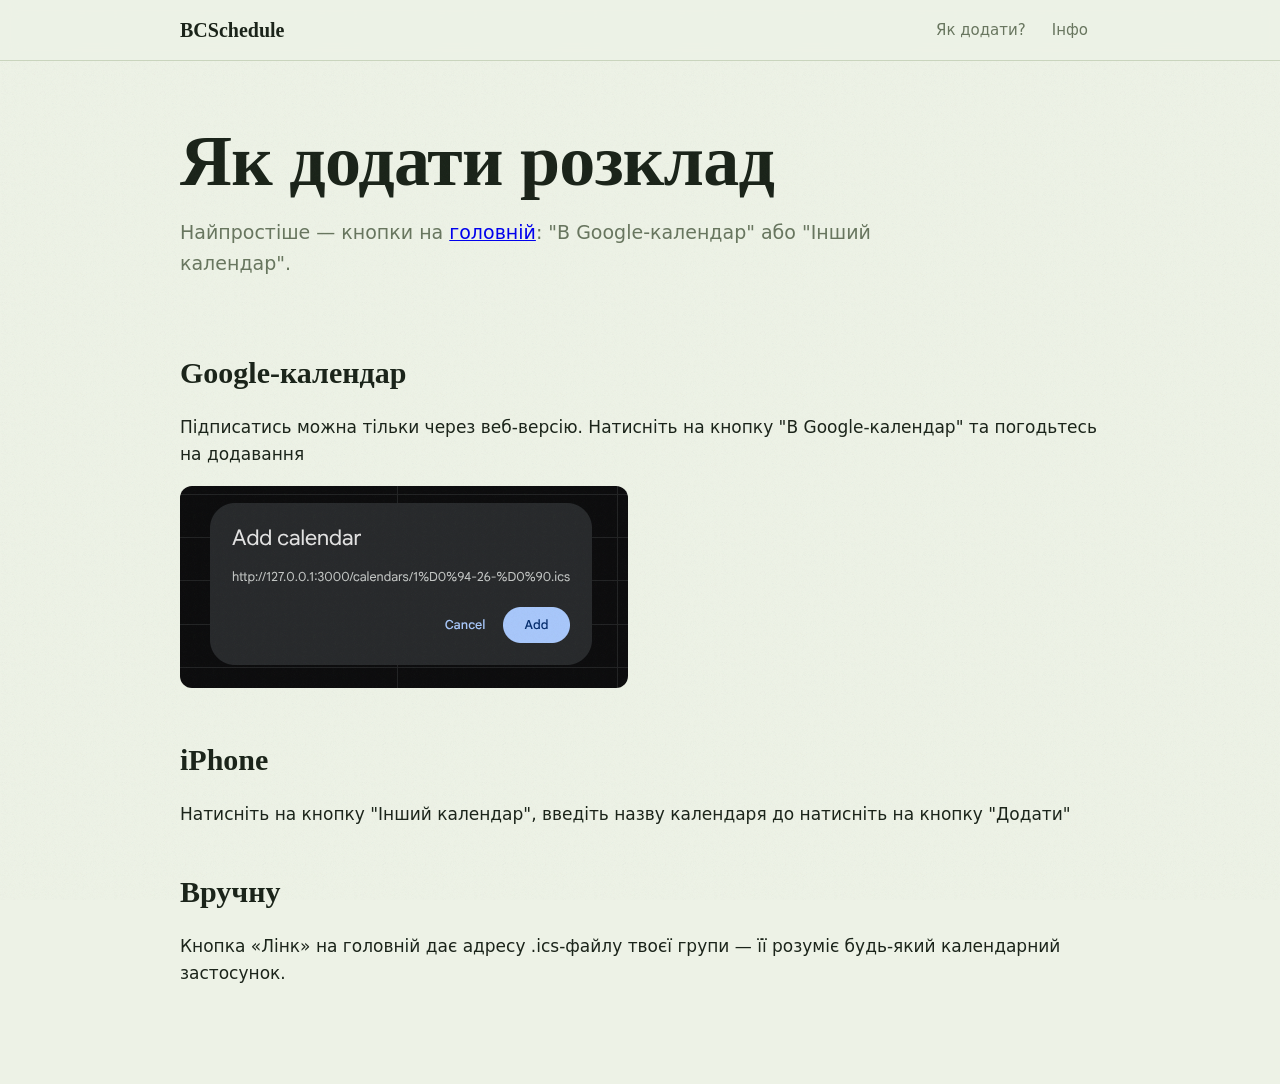
<file: guide.html>
<!doctype html>
<html lang="uk">

<head>
    <meta charset="utf-8">
    <meta name="viewport" content="width=device-width,initial-scale=1">
    <title>Як додати розклад — BCSchedule</title>
    <link rel="icon" type="image/svg+xml" href="favicon.svg">
    <link rel="stylesheet" href="style.css">
    <meta name="description"
        content="Як додати розклад занять ЧДБК у Google-календар, Apple-календар або інший календар за посиланням.">
    <meta name="theme-color" content="#edf2e6">
    <script data-goatcounter="https://bcschedule.goatcounter.com/count" async src="//gc.zgo.at/count.js"></script>
</head>

<body>
    <nav class="nav">
        <div class="nav-in"><a class="brand" href="index.html">BCSchedule</a><span class="nav-links"><a
                    href="guide.html">Як додати?</a><a href="info.html">Інфо</a></span></div>
    </nav>
    <div class="wrap">
        <div class="hero">
            <h1>Як додати розклад</h1>
            <p class="sub">Найпростіше — кнопки на <a href="index.html">головній</a>: "В Google-календар" або "Інший
                календар".</p>
        </div>
        <h2>Google-календар</h2>
        <p>Підписатись можна тільки через веб-версію. Натисніть на кнопку "В Google-календар" та погодьтесь на додавання</p>
        <img src="images/google-add.png" alt="Зображення діалогу Google Calendar">
        <h2>iPhone</h2>
        <p>Натисніть на кнопку "Інший календар", введіть назву календаря до натисніть на кнопку "Додати"</p>
        <h2>Вручну</h2>
        <p>Кнопка «Лінк» на головній дає адресу .ics-файлу твоєї групи — її розуміє будь-який календарний застосунок.
        </p>
    </div>
</body>

</html>
</file>
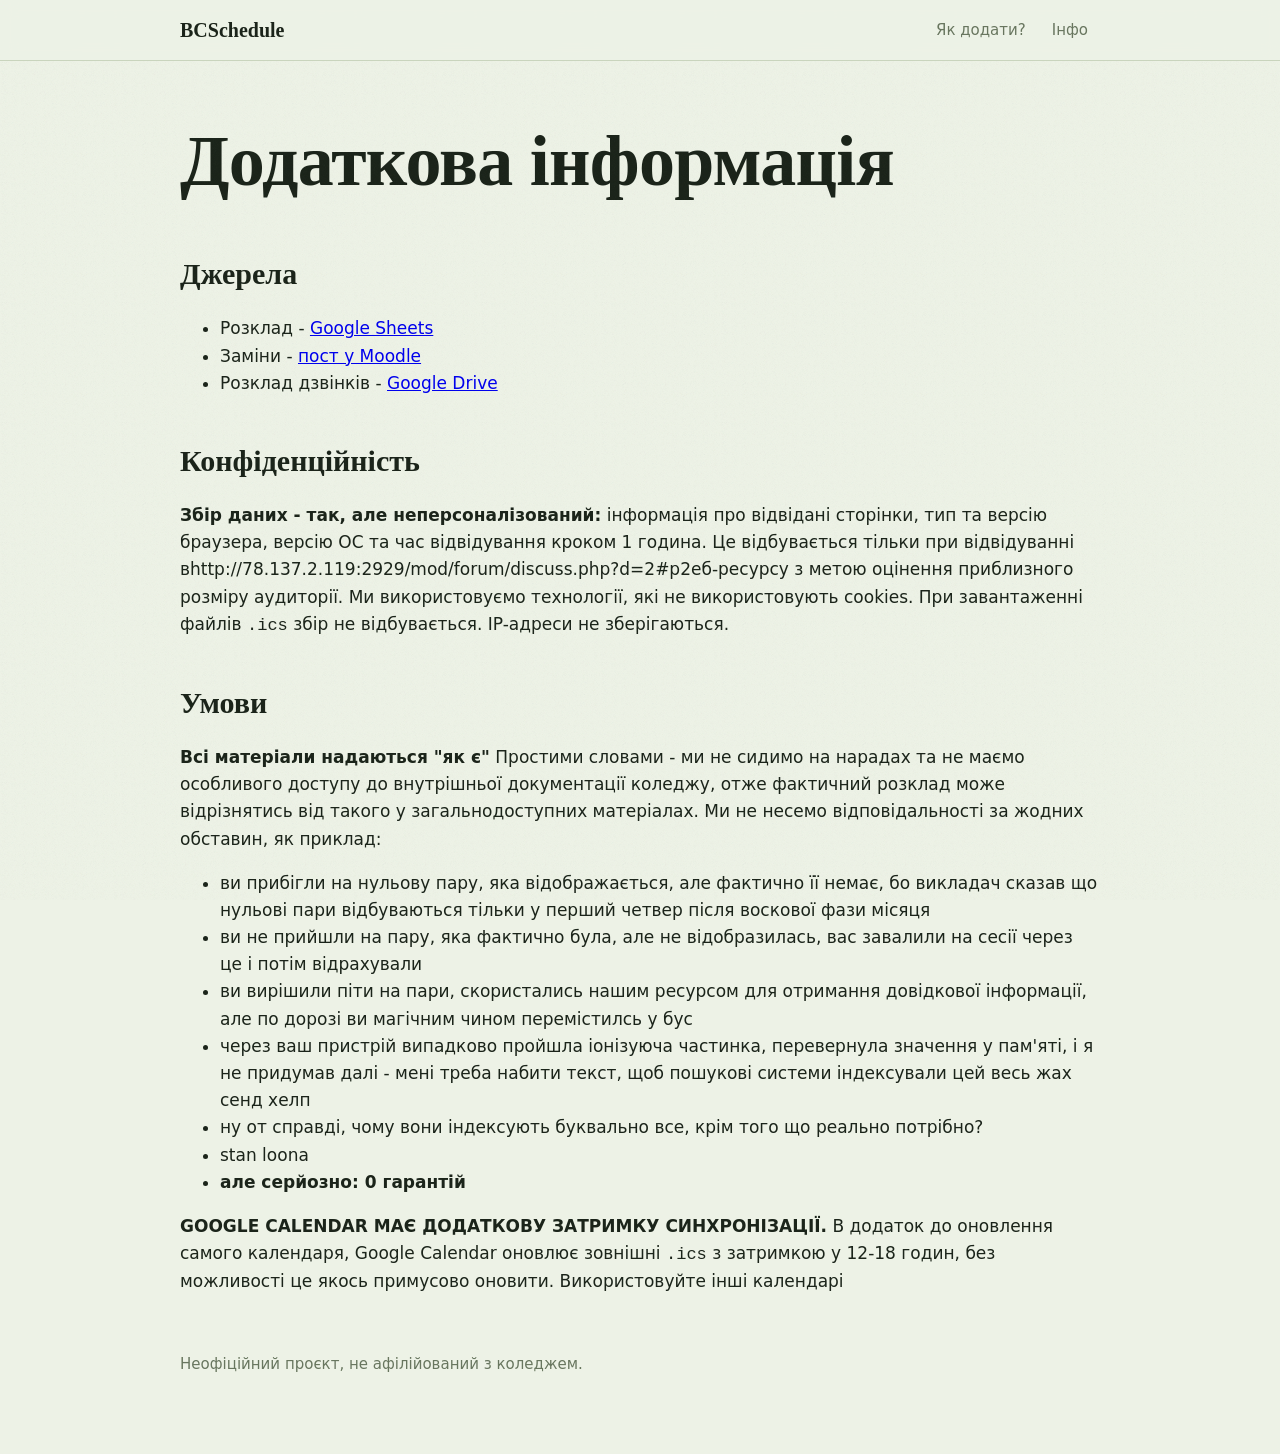
<file: info.html>
<!doctype html>
<html lang="uk">

<head>
    <meta charset="utf-8">
    <meta name="viewport" content="width=device-width,initial-scale=1">
    <title>Додаткова інформація — BCSchedule</title>
    <link rel="icon" type="image/svg+xml" href="favicon.svg">
    <link rel="stylesheet" href="style.css">
    <meta name="description"
        content="Звідки беруться дані розкладу ЧДБК, конфіденційність та умови використання. Неофіційний студентський проєкт.">
    <meta name="theme-color" content="#edf2e6">
    <script data-goatcounter="https://bcschedule.goatcounter.com/count" async src="//gc.zgo.at/count.js"></script>
</head>

<body>
    <nav class="nav"><div class="nav-in"><a class="brand" href="index.html">BCSchedule</a><span class="nav-links"><a href="guide.html">Як додати?</a><a href="info.html">Інфо</a></span></div></nav>
    <div class="wrap">
        <div class="hero">
            <h1>Додаткова інформація</h1>
        </div>
        <h2>Джерела</h2>
        <ul>
            <li>Розклад - <a href="https://docs.google.com/spreadsheets/d/15lyVaUfBsadJLdFmXAYr_eldqLbcBLjc/edit">Google
                    Sheets</a></li>
            <li>Заміни - <a href="http://78.137.2.119:2929/mod/forum/discuss.php?d=45#p81">пост у Moodle</a></li>
            <li>Розклад дзвінків - <a
                    href="https://drive.google.com/file/d/1piTUM_2_NWuXF9ZYWc0IbIno0exC-ArY/view">Google Drive</a></li>
        </ul>
        <h2>Конфіденційність</h2>
        <p><b>Збір даних - так, але неперсоналізований:</b> інформація про відвідані сторінки, тип та версію браузера, версію ОС та час відвідування кроком 1 година. Це відбувається тільки при відвідуванні вhttp://78.137.2.119:2929/mod/forum/discuss.php?d=2#p2еб-ресурсу з метою оцінення приблизного розміру аудиторії. Ми використовуємо технології, які не використовують cookies. При завантаженні файлів <code>.ics</code> збір не відбувається. IP-адреси не зберігаються.</p>
        <h2>Умови</h2>
        <p ><b>Всі матеріали надаються "як є"</b> Простими словами - ми не сидимо на нарадах та не маємо особливого доступу до внутрішньої документації коледжу, отже фактичний розклад може відрізнятись від такого у загальнодоступних матеріалах. Ми не несемо відповідальності за жодних обставин, як приклад:</p>
        <ul>
            <li>ви прибігли на нульову пару, яка відображається, але фактично її немає, бо викладач сказав що нульові пари відбуваються тільки у перший четвер після воскової фази місяця</li>
            <li>ви не прийшли на пару, яка фактично була, але не відобразилась, вас завалили на сесії через це і потім відрахували</li>
            <li>ви вирішили піти на пари, скористались нашим ресурсом для отримання довідкової інформації, але по дорозі ви магічним чином перемістилсь у бус</li>
            <li>через ваш пристрій випадково пройшла іонізуюча частинка, перевернула значення у пам'яті, і я не придумав далі - мені треба набити текст, щоб пошукові системи індексували цей весь жах сенд хелп</li>
            <li>ну от справді, чому вони індексують буквально все, крім того що реально потрібно?</li>
            <li>stan loona</li>
            <li><b>але серйозно: 0 гарантій</b></li>
        </ul>
        <p><b>GOOGLE CALENDAR МАЄ ДОДАТКОВУ ЗАТРИМКУ СИНХРОНІЗАЦІЇ.</b> В додаток до оновлення самого календаря, Google Calendar оновлює зовнішні <code>.ics</code> з затримкою у 12-18 годин, без можливості це якось примусово оновити. Використовуйте інші календарі</p>
        <footer>Неофіційний проєкт, не афілійований з коледжем.</footer>
    </div>
</body>

</html>
</file>
<file: style.css>
:root {
    --paper: #edf2e6;
    --ink: #1b241a;
    --moss: #2e5339;
    --fern: #5f8f60;
    --pollen: #d9a13b;
    --mut: #68765f;
    --card: #f5f8ef;
    --line: #c9d4bd
}

footer {
    margin: 44px 0 0;
    color: var(--mut);
    font-size: 14px
}

.fine {
    font-size: 14px;
    color: var(--mut);
    max-width: 70ch
}

.fine b {
    color: var(--moss)
}

@media(prefers-color-scheme:dark) {
    :root {
        --paper: #111711;
        --ink: #e6ecdf;
        --moss: #9cc184;
        --fern: #7ba37e;
        --pollen: #e0aa45;
        --mut: #a3ae9c;
        --card: #1a211a;
        --line: #33402f
    }
}

* {
    box-sizing: border-box
}

body {
    margin: 0;
    background: var(--paper);
    color: var(--ink);
    font: 17px/1.6 system-ui, -apple-system, "Segoe UI", sans-serif
}

body::after {
    content: "";
    position: fixed;
    inset: 0;
    pointer-events: none;
    opacity: .05;
    background-image: url("data:image/svg+xml,%3Csvg xmlns='http://www.w3.org/2000/svg' width='120' height='120'%3E%3Cfilter id='n'%3E%3CfeTurbulence baseFrequency='.9'/%3E%3C/filter%3E%3Crect width='120' height='120' filter='url(%23n)'/%3E%3C/svg%3E")
}

.wrap {
    max-width: 960px;
    margin: 0 auto;
    padding: 24px 20px 80px
}

.hero {
    padding: 40px 0 12px
}

.hero h1 {
    font-family: Fraunces, Georgia, serif;
    font-size: clamp(40px, 7vw, 72px);
    line-height: 1.02;
    font-weight: 600;
    letter-spacing: -.01em;
    margin: 0
}

.hero .sub {
    font-size: 19px;
    max-width: 58ch;
    color: var(--mut)
}

.vine {
    display: block;
    width: min(420px, 80%);
    height: 34px;
    margin-top: 6px;
    opacity: 0;
    transform-origin: left center;
    animation: vinein 1s ease-out .2s forwards
}

.vine path {
    fill: none;
    stroke: var(--fern);
    stroke-width: 3;
    stroke-linecap: round
}

.vine ellipse {
    fill: var(--fern);
    opacity: 0;
    transform-box: fill-box;
    transform-origin: center;
    transform: scale(0);
    animation: leaf .45s ease-out forwards
}

.vine .l1 {
    animation-delay: .7s
}

.vine .l2 {
    animation-delay: 1s
}

.vine .l3 {
    animation-delay: 1.2s
}

@keyframes vinein {
    from {
        opacity: 0;
        transform: scaleX(.6)
    }

    to {
        opacity: 1;
        transform: none
    }
}

@keyframes leaf {
    to {
        opacity: 1;
        transform: none
    }
}

@media(prefers-reduced-motion:reduce) {

    *,
    *::before,
    *::after {
        animation: none !important;
        opacity: 1 !important;
        transform: none !important
    }
}

@keyframes cardin {
    from {
        opacity: 0;
        transform: translateY(10px)
    }
}

@keyframes pop {
    from {
        opacity: 0;
        transform: scale(.97) translateY(8px)
    }
}

@keyframes evin {
    from {
        opacity: 0;
        transform: translateY(6px)
    }
}

.card {
    animation: cardin .4s ease-out backwards
}

dialog[open] {
    animation: pop .18s ease-out
}

.tev {
    animation: evin .25s ease-out backwards
}

.search {
    display: flex;
    align-items: center;
    background: var(--card);
    border: 1.5px solid var(--line);
    border-radius: 999px;
    padding: 12px 22px;
    margin: 26px 0 14px
}

.nav {
    position: sticky;
    top: 0;
    z-index: 50;
    background: color-mix(in srgb, var(--paper) 90%, transparent);
    backdrop-filter: blur(8px);
    border-bottom: 1.5px solid var(--line)
}

.nav-in {
    max-width: 960px;
    margin: 0 auto;
    padding: 10px 20px;
    display: flex;
    gap: 12px;
    align-items: center
}

.brand {
    font-family: Fraunces, Georgia, serif;
    font-weight: 600;
    font-size: 20px;
    color: var(--ink);
    text-decoration: none;
    white-space: nowrap
}

.nav .search {
    margin: 0;
    flex: 1;
    padding: 9px 18px
}

.nav-links {
    display: flex;
    gap: 2px;
    margin-left: auto
}

.nav-links a {
    color: var(--mut);
    text-decoration: none;
    font-size: 15px;
    padding: 8px 12px;
    border-radius: 999px;
    white-space: nowrap
}

.nav-links a:hover {
    background: var(--card);
    color: var(--ink)
}

.search:focus-within {
    border-color: var(--moss)
}

input {
    flex: 1;
    border: 0;
    background: none;
    color: var(--ink);
    font: inherit;
    outline: none;
    min-width: 0
}

.chips {
    display: flex;
    gap: 10px;
    flex-wrap: wrap;
    margin-bottom: 6px
}

.chip {
    border: 1.5px solid var(--line);
    background: var(--card);
    color: var(--ink);
    border-radius: 999px;
    padding: 7px 18px;
    font: inherit;
    cursor: pointer
}

.chip.on {
    background: var(--moss);
    border-color: var(--moss);
    color: var(--paper)
}

h2 {
    font-family: Fraunces, Georgia, serif;
    font-size: 30px;
    font-weight: 600;
    margin: 40px 0 14px
}

.grid {
    display: grid;
    gap: 14px;
    grid-template-columns: repeat(auto-fill, minmax(250px, 1fr))
}

.card {
    background: var(--card);
    border: 1.5px solid var(--line);
    border-radius: 20px;
    padding: 18px;
    display: flex;
    flex-direction: column;
    gap: 14px
}

.card .t {
    font-family: Fraunces, Georgia, serif;
    font-size: 24px;
    font-weight: 600
}

.row {
    display: flex;
    gap: 10px;
    flex-wrap: wrap;
    align-items: center
}

.btn {
    border-radius: 999px;
    padding: 9px 18px;
    font: inherit;
    font-size: 15px;
    cursor: pointer;
    text-decoration: none;
    display: inline-flex;
    align-items: center;
    gap: 8px
}

.ic {
    width: 20px;
    height: 20px;
    fill: currentColor;
    flex: none
}

.search .ic {
    color: var(--mut)
}

.wrap img {
    max-width: 100%;
    height: auto;
    border-radius: 12px
}

.fill {
    background: var(--moss);
    color: var(--paper);
    border: 0
}

.tonal {
    background: none;
    color: var(--ink);
    border: 1.5px solid var(--moss)
}

.out {
    background: none;
    border: 0;
    color: var(--mut);
    text-decoration: underline;
    text-underline-offset: 3px;
    padding: 9px 6px
}

:focus-visible {
    outline: 2px solid var(--pollen);
    outline-offset: 2px
}

dialog {
    border: 1.5px solid var(--moss);
    border-radius: 18px;
    background: var(--paper);
    color: var(--ink);
    padding: 28px;
    max-width: min(440px, 90vw)
}

dialog::backdrop {
    background: rgba(20, 26, 19, .45);
    backdrop-filter: blur(6px)
}

dialog h3 {
    font-family: Fraunces, Georgia, serif;
    font-size: 30px;
    margin: 0 0 8px
}

dialog p {
    margin: 0 0 16px
}

dialog input {
    flex: 1;
    min-width: 0;
    font: inherit;
    background: var(--card);
    color: var(--ink);
    border: 1.5px solid var(--line);
    border-radius: 12px;
    padding: 8px
}

#pvw {
    width: min(920px, 94vw);
    max-width: 94vw
}

footer {
    margin-top: 56px;
    color: var(--mut);
    font-size: 15px
}

.week {
    display: grid;
    grid-template-columns: repeat(auto-fit, minmax(150px, 1fr));
    gap: 10px;
    margin-top: 16px
}

.wday {
    background: var(--card);
    border: 1px solid var(--line);
    border-radius: 14px;
    padding: 10px
}

.wday h3 {
    margin: 0 0 8px;
    font-size: 14px;
    color: var(--moss)
}

.ev {
    border-left: 3px solid var(--fern);
    padding: 4px 6px;
    margin: 0 0 8px;
    font-size: 13px
}

.ev b {
    display: block
}

.ev span {
    color: var(--mut)
}

.card {
    cursor: pointer
}

.tg-head {
    display: grid;
    grid-template-columns: repeat(5, 1fr);
    margin-left: 44px;
    text-align: center;
    color: var(--mut);
    font-size: 12px
}

.tg-head b {
    display: block;
    font-size: 24px;
    font-weight: 400;
    color: var(--ink)
}

.tg-body {
    overflow-y: auto;
    max-height: 62vh;
    border-top: 1px solid var(--line);
    margin-top: 4px
}

.tg-in {
    position: relative;
    margin-left: 44px
}

.tg-line {
    position: absolute;
    left: 0;
    right: 0;
    border-top: 1px solid var(--line)
}

.tg-h {
    position: absolute;
    left: -44px;
    width: 36px;
    text-align: right;
    font-size: 11px;
    color: var(--mut);
    transform: translateY(-50%)
}

.tg-cols {
    position: absolute;
    inset: 0;
    display: grid;
    grid-template-columns: repeat(5, 1fr)
}

.tg-col {
    position: relative;
    border-left: 1px solid var(--line)
}

.tev {
    position: absolute;
    left: 2px;
    right: 2px;
    background: var(--card);
    color: var(--ink);
    border: 1.5px solid var(--moss);
    border-left: 3px solid var(--fern);
    border-radius: 12px;
    padding: 3px 6px;
    font-size: 12px;
    line-height: 1.35;
    overflow: hidden
}

.tev b {
    display: block;
    font-weight: 600
}

.tev span {
    color: var(--mut)
}

::-webkit-scrollbar {
    width: 10px;
    height: 10px
}

::-webkit-scrollbar-thumb {
    background: var(--fern);
    border-radius: 8px
}

::-webkit-scrollbar-track {
    background: transparent
}

* {
    scrollbar-width: thin;
    scrollbar-color: var(--fern) transparent
}

.tg-tabs {
    display: none;
    gap: 8px;
    margin: 8px 0 4px;
    flex-wrap: wrap
}

@media(max-width:640px) {
    .tg-tabs {
        display: flex
    }

    .tg-head {
        display: none
    }

    .tg-cols {
        grid-template-columns: 1fr
    }

    .tg-col {
        display: none
    }

    .tg-col.on {
        display: block
    }

    dialog {
        padding: 16px
    }

    .tg-body {
        max-height: 70vh
    }

    .nav-links {
        display: none
    }

    .nav {
        backdrop-filter: none;
        background: var(--paper)
    }

    .nav .search {
        position: fixed;
        left: 12px;
        right: 12px;
        bottom: 12px;
        z-index: 60;
        margin: 0;
        box-shadow: 0 8px 30px rgba(20, 26, 19, .25)
    }

    body {
        padding-bottom: 78px
    }
}
</file>
